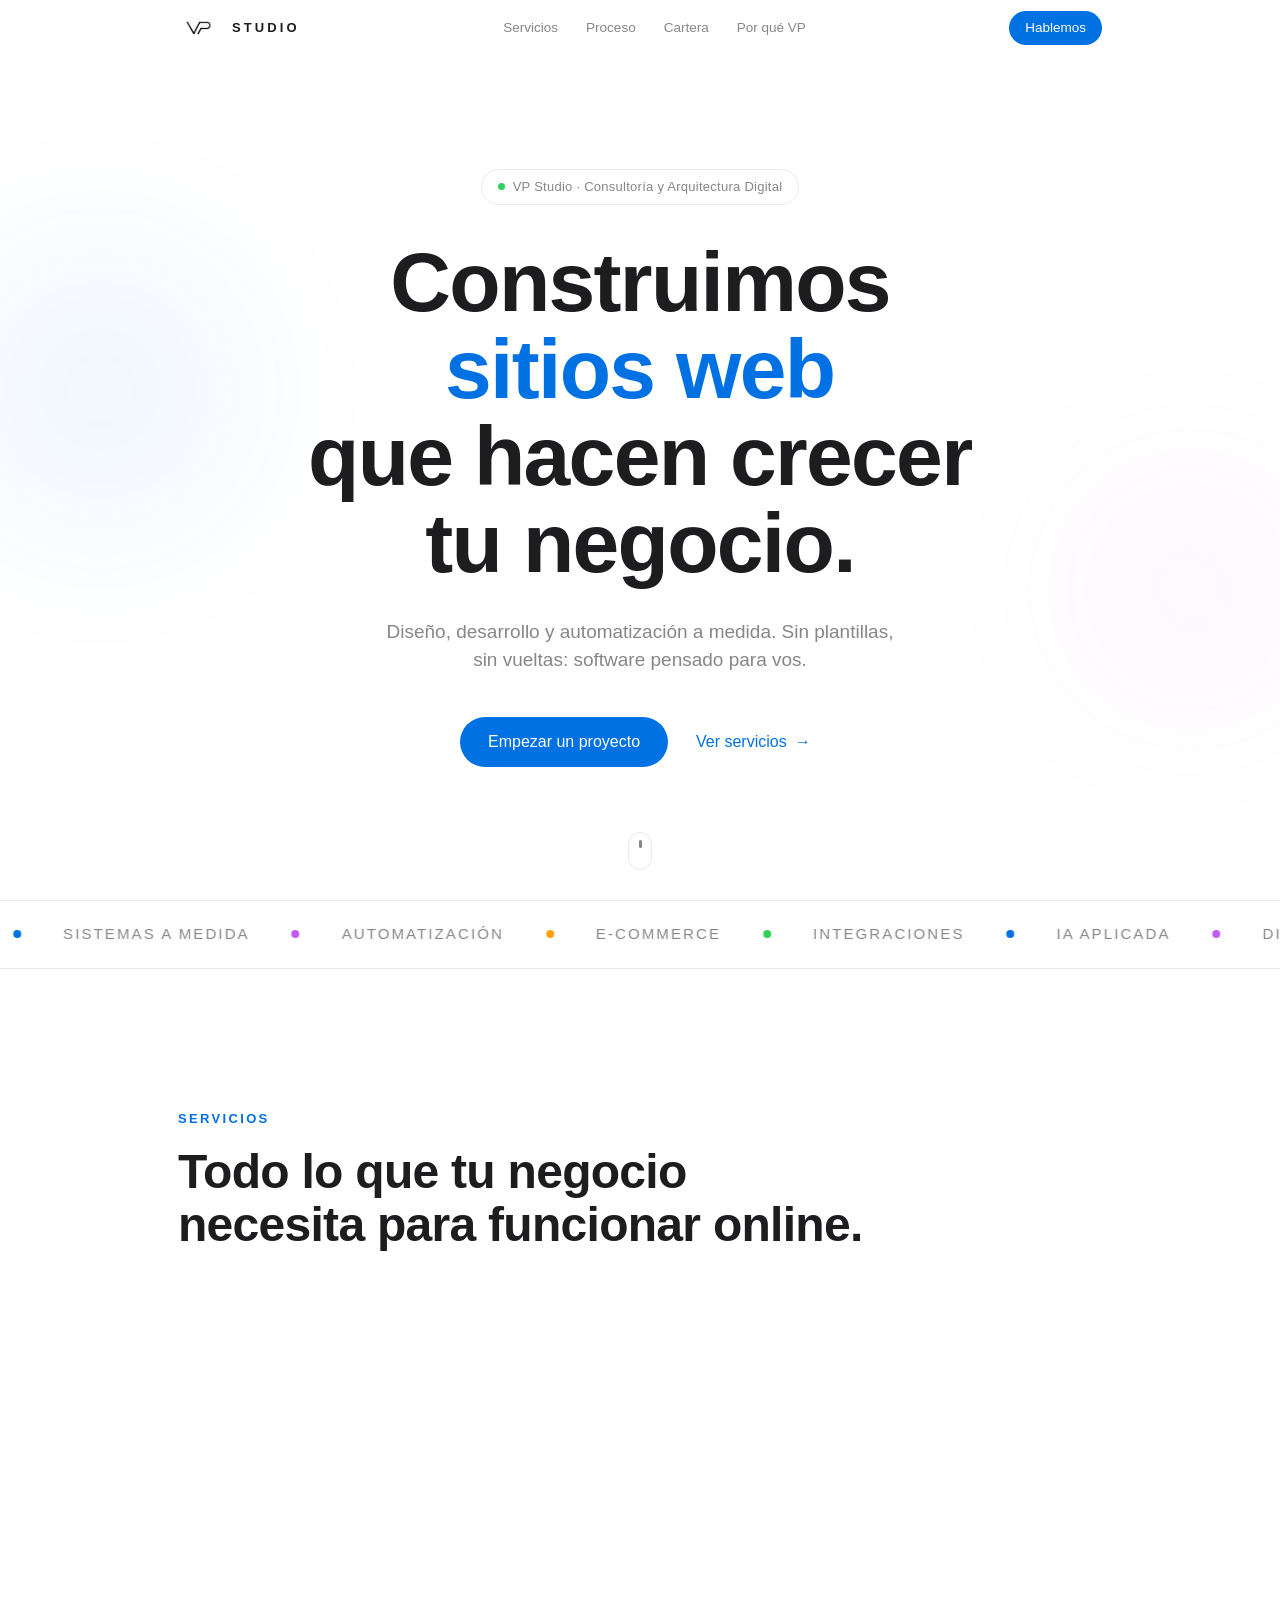
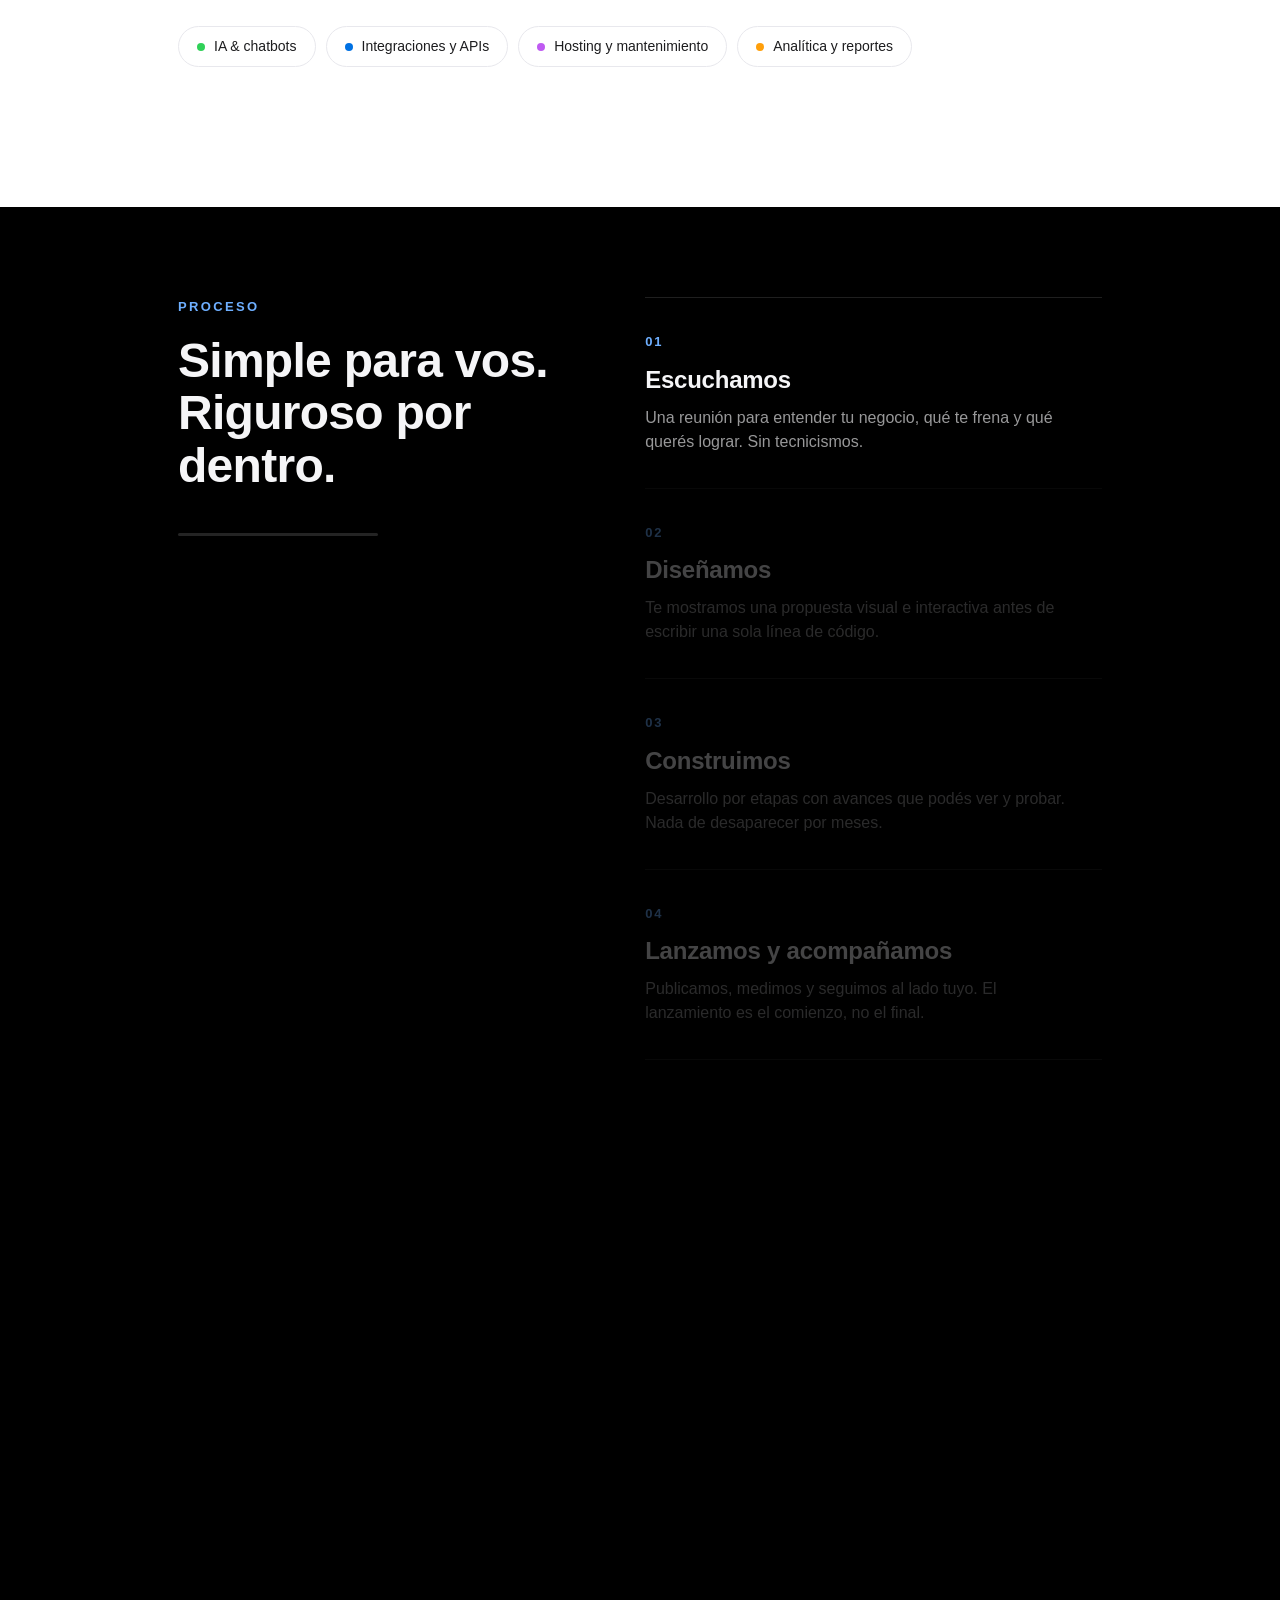
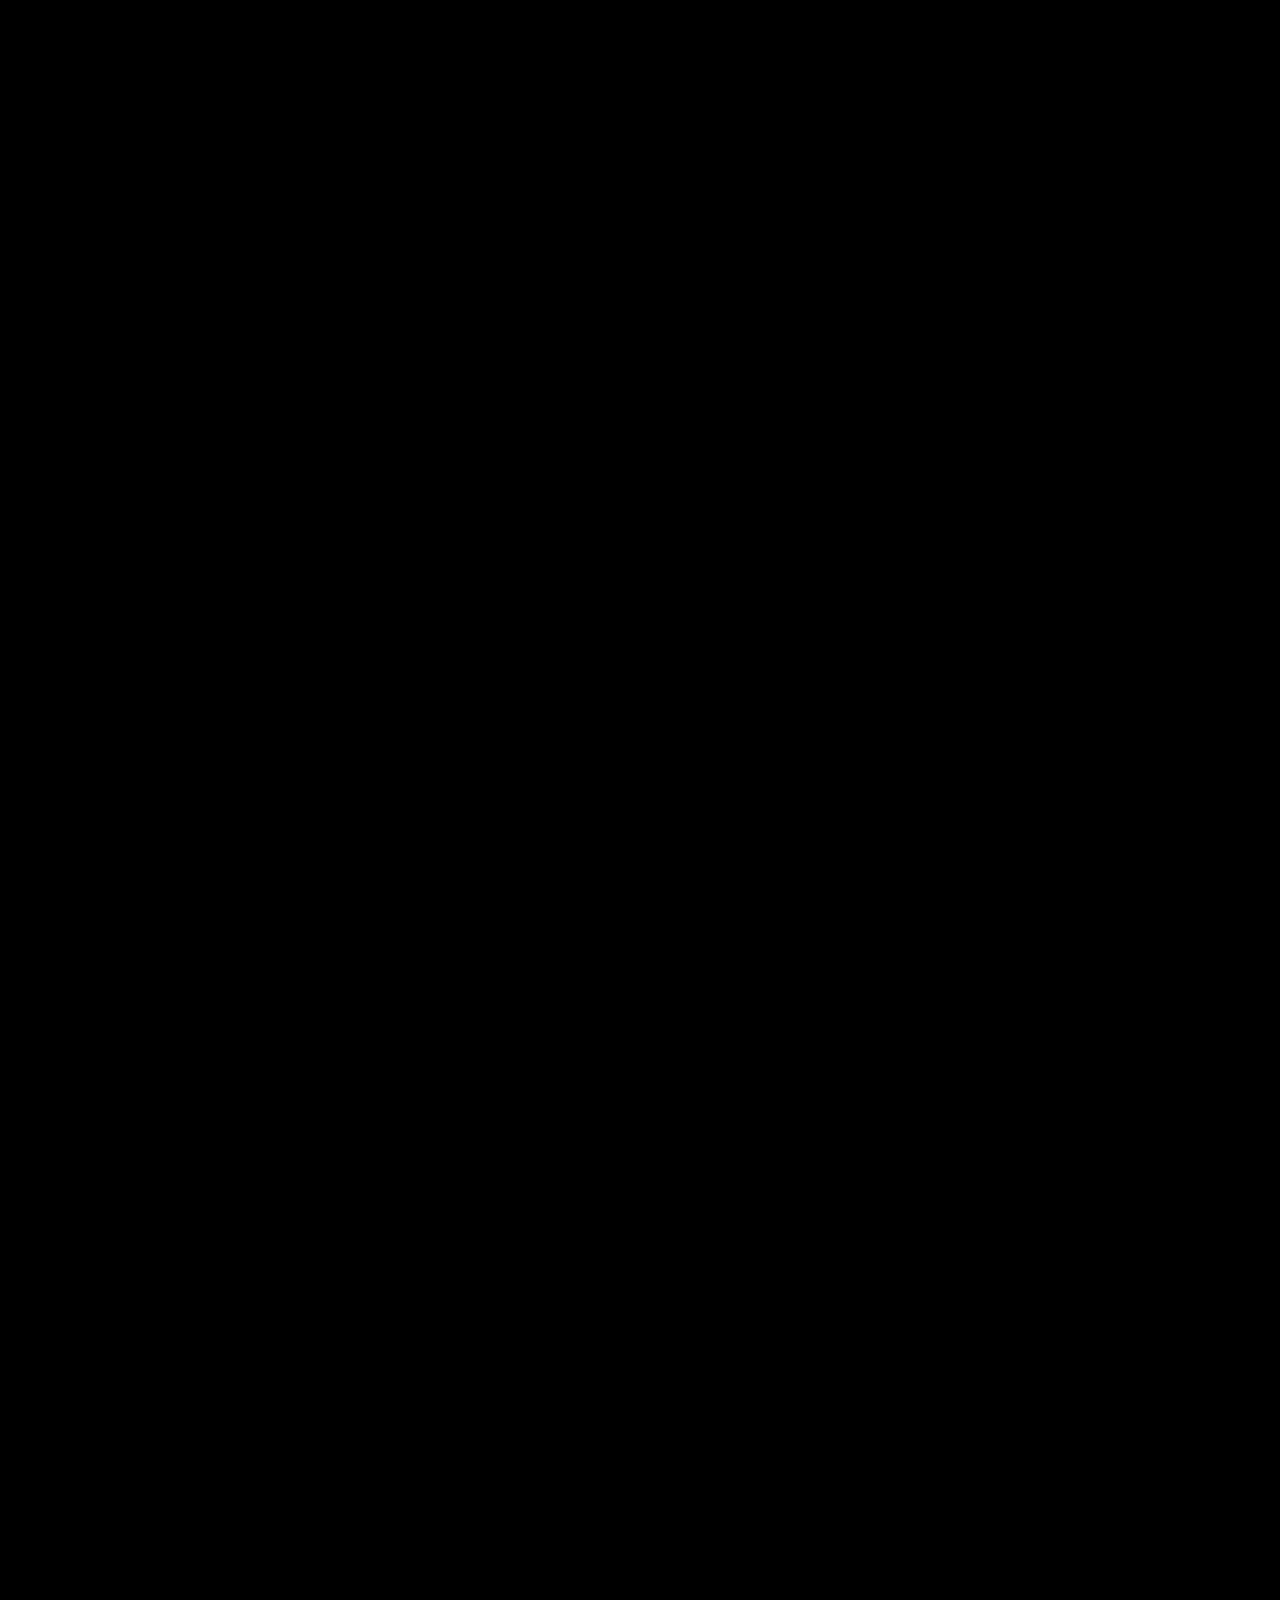
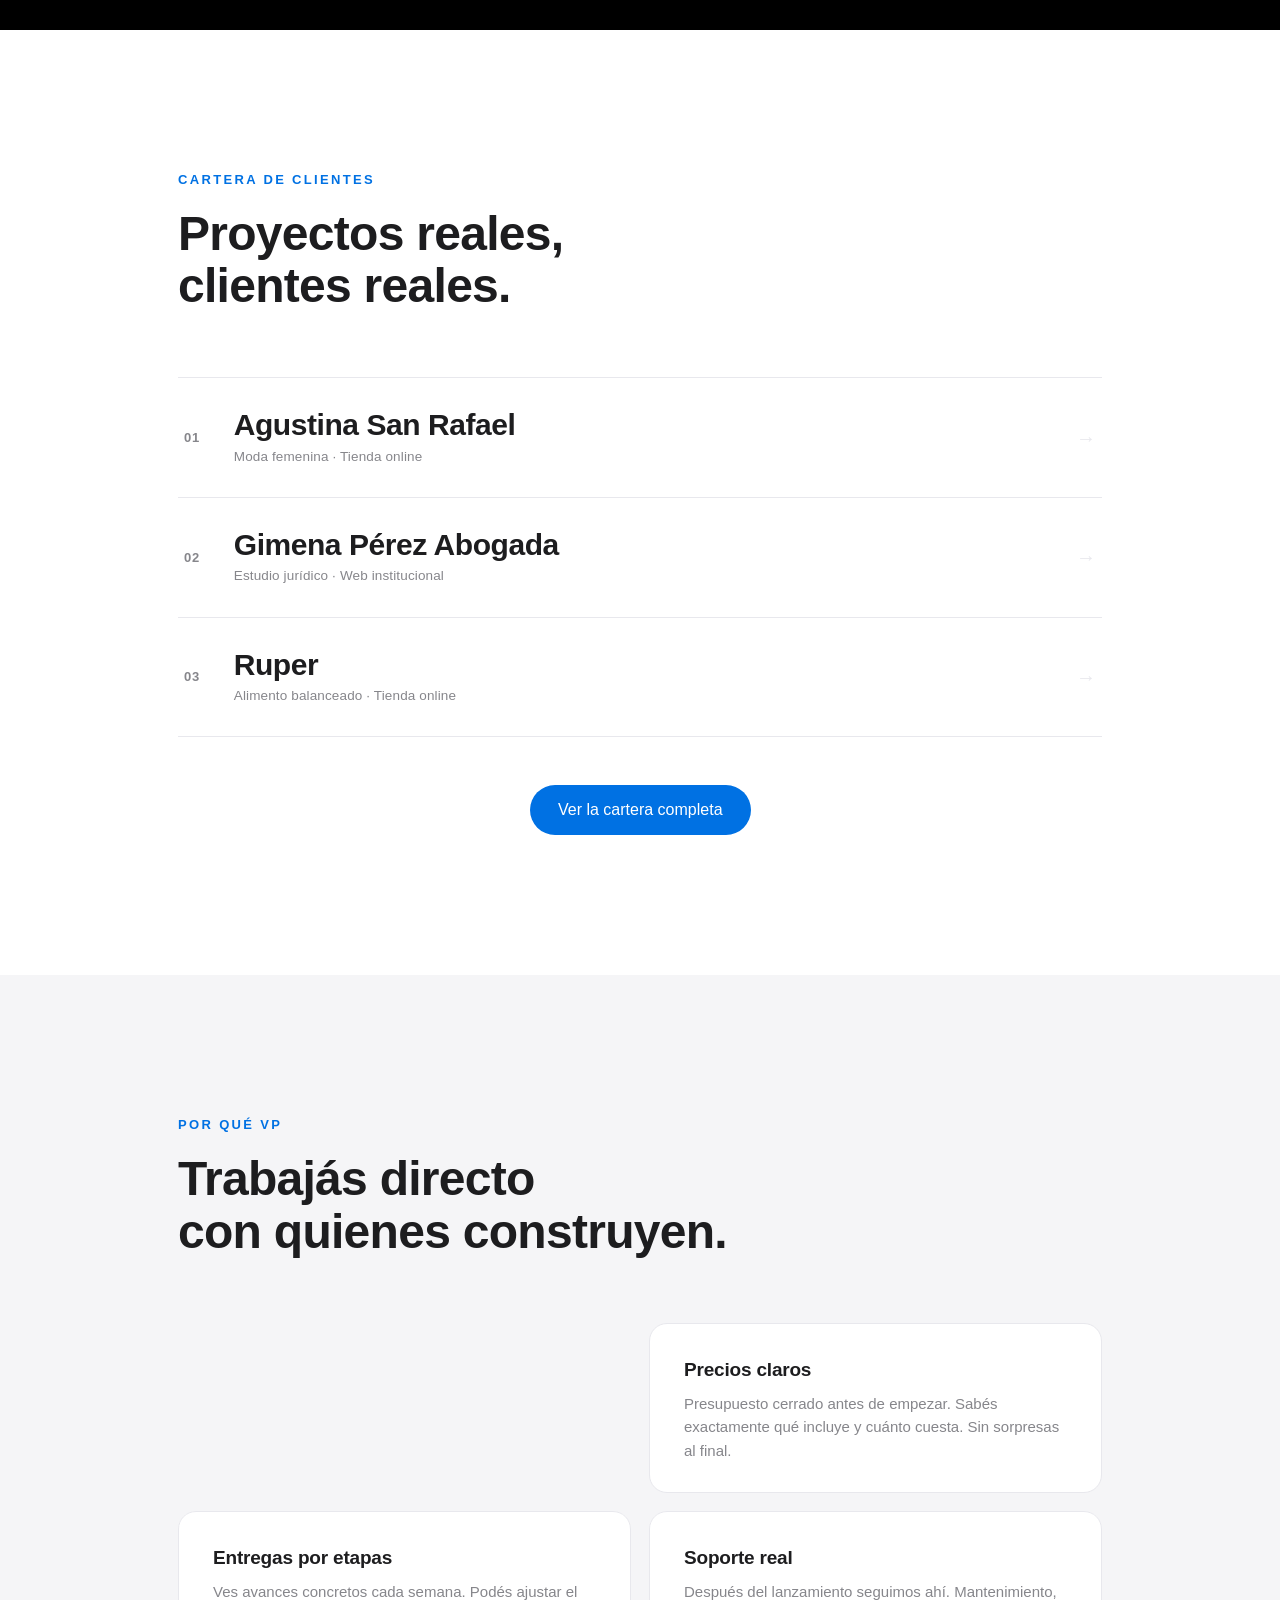
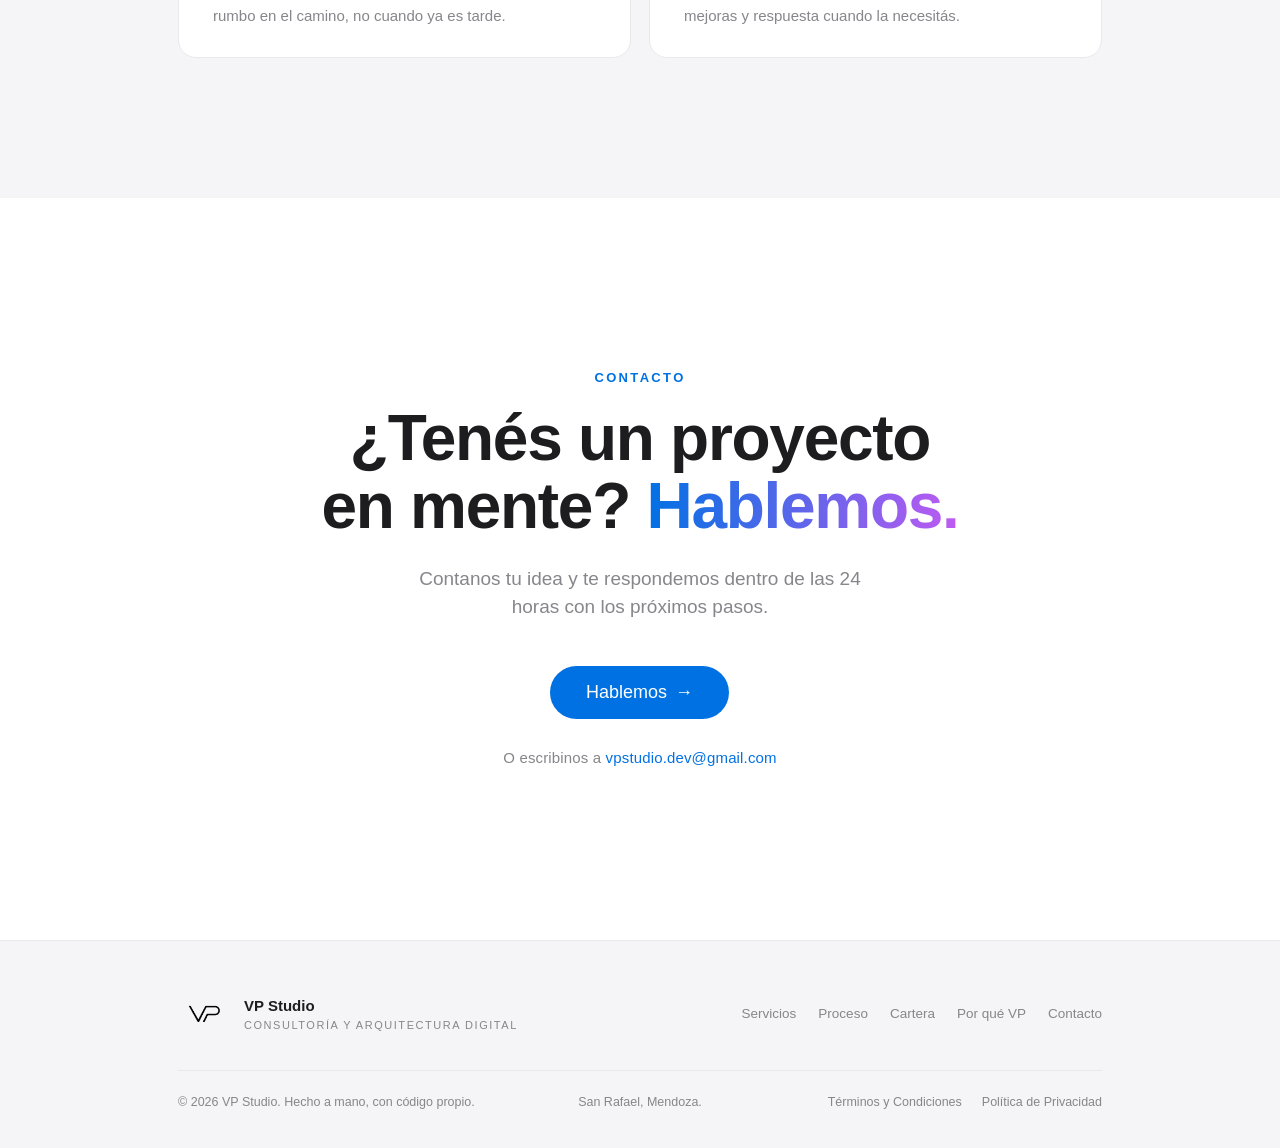
<file: index.html>
<!DOCTYPE html>
<html lang="es">
<head>
  <meta charset="utf-8">
  <meta name="viewport" content="width=device-width, initial-scale=1, viewport-fit=cover">
  <meta name="theme-color" content="#ffffff">
  <title>VP Studio — Consultoría y Arquitectura Digital</title>
  <meta name="description" content="VP Studio diseña y desarrolla sitios web, sistemas a medida y automatizaciones para empresas que quieren dar el salto digital.">
  <link rel="preconnect" href="https://cdn.jsdelivr.net" crossorigin>
  <link rel="icon" href="data:image/svg+xml,%3Csvg xmlns='http://www.w3.org/2000/svg' viewBox='0 0 64 64'%3E%3Crect width='64' height='64' rx='12' fill='%231D1D1F'/%3E%3Crect x='15' y='19' width='34' height='26' fill='none' stroke='%23ffffff' stroke-width='2'/%3E%3Ctext x='31' y='39' font-family='-apple-system,Helvetica,Arial,sans-serif' font-size='19' font-weight='700' fill='%23ffffff' text-anchor='middle' letter-spacing='-0.5'%3EVP%3C/text%3E%3Ccircle cx='44' cy='24' r='2.6' fill='%2334a465'/%3E%3C/svg%3E">
  <link rel="stylesheet" href="css/swiper-bundle.min.css">
  <link rel="stylesheet" href="css/styles.css?v=7">
</head>
<body>

  <!-- ===== Loader ===== -->
  <div class="loader" id="loader" aria-hidden="true">
    <div class="loader__inner">
      <img src="public/logo_vpstudio.png" alt="VP Studio" class="vp-mark--loader" width="876" height="452">
      <div class="loader__brand">VP Studio</div>
      <div class="loader__tag">Consultoría &amp; Arquitectura Digital</div>
    </div>
  </div>

  <!-- ===== Cursor custom (solo desktop) ===== -->
  <div class="cursor" id="cursor" aria-hidden="true"></div>

  <!-- ===== Nav ===== -->
  <header class="nav" id="nav">
    <div class="nav__inner">
      <a href="#top" class="nav__logo" data-hover>
        <img src="public/logo_vpstudio.png" alt="VP" class="nav__mark" width="876" height="452">
        <span class="nav__name">Studio</span>
      </a>
      <nav class="nav__links">
        <a href="#servicios" data-hover>Servicios</a>
        <a href="#proceso" data-hover>Proceso</a>
        <a href="/cartera" data-hover>Cartera</a>
        <a href="#principios" data-hover>Por qué VP</a>
      </nav>
      <a href="#contacto" class="nav__cta" data-hover data-magnetic>Hablemos</a>
      <button class="nav__burger" id="navBurger" aria-label="Abrir menú" aria-expanded="false" aria-controls="mobileMenu">
        <span></span><span></span><span></span>
      </button>
    </div>
  </header>

  <!-- ===== Menú mobile ===== -->
  <div class="mobile-menu" id="mobileMenu" aria-hidden="true">
    <nav class="mobile-menu__links">
      <a href="#servicios" class="mobile-menu__link">Servicios</a>
      <a href="#proceso" class="mobile-menu__link">Proceso</a>
      <a href="/cartera" class="mobile-menu__link">Cartera</a>
      <a href="#principios" class="mobile-menu__link">Por qué VP</a>
      <a href="#contacto" class="mobile-menu__link">Contacto</a>
    </nav>
    <a href="mailto:vpstudio.dev@gmail.com" class="mobile-menu__wa">Escribinos</a>
  </div>
  <div class="mobile-menu__overlay" id="mobileOverlay"></div>

  <main id="top">

    <!-- ===== Hero ===== -->
    <section class="hero">
      <div class="hero__bg" aria-hidden="true">
        <div class="hero__orb hero__orb--a"></div>
        <div class="hero__orb hero__orb--b"></div>
      </div>
      <div class="container hero__content">
        <p class="hero__eyebrow" data-hero-fade>
          <span class="hero__dot"></span> VP Studio · Consultoría y Arquitectura Digital
        </p>
        <h1 class="hero__title">
          <span class="line">Construimos</span>
          <span class="line"><span class="hero__swap-wrap"><span class="hero__swap" id="heroSwap">sitios web</span></span></span>
          <span class="line">que hacen crecer<br>tu negocio.</span>
        </h1>
        <p class="hero__sub" data-hero-fade>
          Diseño, desarrollo y automatización a medida.
          Sin plantillas, sin vueltas: software pensado para vos.
        </p>
        <div class="hero__actions" data-hero-fade>
          <a href="#contacto" class="btn btn--primary" data-hover data-magnetic>Empezar un proyecto</a>
          <a href="#servicios" class="btn btn--ghost" data-hover>Ver servicios <span class="btn__arrow">→</span></a>
        </div>
      </div>
      <div class="hero__scrollhint" data-hero-fade aria-hidden="true">
        <span></span>
      </div>
    </section>

    <!-- ===== Marquee ===== -->
    <div class="marquee" aria-hidden="true">
      <div class="marquee__track" id="marqueeTrack">
        <div class="marquee__group">
          <span>Diseño web</span><i class="m-dot m-dot--blue"></i>
          <span>Sistemas a medida</span><i class="m-dot m-dot--purple"></i>
          <span>Automatización</span><i class="m-dot m-dot--orange"></i>
          <span>E-commerce</span><i class="m-dot m-dot--green"></i>
          <span>Integraciones</span><i class="m-dot m-dot--blue"></i>
          <span>IA aplicada</span><i class="m-dot m-dot--purple"></i>
        </div>
      </div>
    </div>

    <!-- ===== Servicios ===== -->
    <section class="section" id="servicios">
      <div class="container">
        <p class="section__label" data-reveal>Servicios</p>
        <h2 class="section__title" data-reveal>Todo lo que tu negocio<br>necesita para funcionar online.</h2>

        <div class="cards carousel" id="cardsCarousel">
          <article class="card card--blue" data-reveal data-tilt>
            <div class="card__icon" aria-hidden="true">
              <svg viewBox="0 0 24 24" fill="none" stroke="currentColor" stroke-width="1.6" stroke-linecap="round" stroke-linejoin="round"><rect x="2.5" y="4" width="19" height="15" rx="2.5"/><path d="M2.5 9h19"/><circle cx="5.6" cy="6.5" r=".2"/><circle cx="8" cy="6.5" r=".2"/></svg>
            </div>
            <h3>Sitios web</h3>
            <p>Landings, sitios institucionales y tiendas online. Rápidos, prolijos y diseñados para convertir visitas en clientes.</p>
            <span class="card__num" aria-hidden="true">01</span>
          </article>

          <article class="card card--purple" data-reveal data-tilt>
            <div class="card__icon" aria-hidden="true">
              <svg viewBox="0 0 24 24" fill="none" stroke="currentColor" stroke-width="1.6" stroke-linecap="round" stroke-linejoin="round"><path d="M8 3v3M16 3v3M8 18v3M16 18v3M3 8h3M3 16h3M18 8h3M18 16h3"/><rect x="6" y="6" width="12" height="12" rx="2"/><rect x="10" y="10" width="4" height="4" rx="1"/></svg>
            </div>
            <h3>Sistemas a medida</h3>
            <p>Gestión de stock, turnos, clientes, facturación. Software que se adapta a cómo trabajás — y no al revés.</p>
            <span class="card__num" aria-hidden="true">02</span>
          </article>

          <article class="card card--orange" data-reveal data-tilt>
            <div class="card__icon" aria-hidden="true">
              <svg viewBox="0 0 24 24" fill="none" stroke="currentColor" stroke-width="1.6" stroke-linecap="round" stroke-linejoin="round"><path d="M13 2 4.5 13.5H11L10 22l8.5-11.5H12L13 2z"/></svg>
            </div>
            <h3>Automatización</h3>
            <p>Reportes que se arman solos, mensajes que se envían solos, datos que se cargan solos. Tu tiempo, de vuelta.</p>
            <span class="card__num" aria-hidden="true">03</span>
          </article>
        </div>

        <div class="chips" data-reveal>
          <span class="chip" data-hover><i class="m-dot m-dot--green"></i> IA &amp; chatbots</span>
          <span class="chip" data-hover><i class="m-dot m-dot--blue"></i> Integraciones y APIs</span>
          <span class="chip" data-hover><i class="m-dot m-dot--purple"></i> Hosting y mantenimiento</span>
          <span class="chip" data-hover><i class="m-dot m-dot--orange"></i> Analítica y reportes</span>
        </div>
      </div>
    </section>

    <!-- ===== Proceso (sección oscura, pineada) ===== -->
    <section class="process" id="proceso">
      <div class="process__pin" id="processPin">
        <div class="container process__layout">
          <div class="process__head">
            <p class="section__label section__label--dark">Proceso</p>
            <h2 class="section__title section__title--dark">Simple para vos.<br>Riguroso por dentro.</h2>
            <div class="process__progress" aria-hidden="true"><div class="process__bar" id="processBar"></div></div>
          </div>
          <ol class="process__steps" id="processSteps">
            <li class="process__step">
              <span class="process__num">01</span>
              <h3>Escuchamos</h3>
              <p>Una reunión para entender tu negocio, qué te frena y qué querés lograr. Sin tecnicismos.</p>
            </li>
            <li class="process__step">
              <span class="process__num">02</span>
              <h3>Diseñamos</h3>
              <p>Te mostramos una propuesta visual e interactiva antes de escribir una sola línea de código.</p>
            </li>
            <li class="process__step">
              <span class="process__num">03</span>
              <h3>Construimos</h3>
              <p>Desarrollo por etapas con avances que podés ver y probar. Nada de desaparecer por meses.</p>
            </li>
            <li class="process__step">
              <span class="process__num">04</span>
              <h3>Lanzamos y acompañamos</h3>
              <p>Publicamos, medimos y seguimos al lado tuyo. El lanzamiento es el comienzo, no el final.</p>
            </li>
          </ol>
        </div>
      </div>
    </section>

    <!-- ===== Cartera de clientes ===== -->
    <section class="section" id="cartera">
      <div class="container">
        <p class="section__label" data-reveal>Cartera de clientes</p>
        <h2 class="section__title" data-reveal>Proyectos reales,<br>clientes reales.</h2>

        <!-- Desktop: índice editorial -->
        <div class="wlist cartera-desktop">
          <a class="wlist__row wlist__row--blue" href="/cartera" data-reveal data-hover data-preview="assets/work-agustina.png" aria-label="Ver el caso Agustina San Rafael">
            <span class="wlist__num" aria-hidden="true">01</span>
            <span class="wlist__main">
              <span class="wlist__name">Agustina San Rafael</span>
              <span class="wlist__meta">Moda femenina · Tienda online</span>
            </span>
            <span class="wlist__arrow" aria-hidden="true">→</span>
          </a>

          <a class="wlist__row wlist__row--green" href="/cartera" data-reveal data-hover data-preview="assets/work-estudio.png" aria-label="Ver el caso Gimena Pérez Abogada">
            <span class="wlist__num" aria-hidden="true">02</span>
            <span class="wlist__main">
              <span class="wlist__name">Gimena Pérez Abogada</span>
              <span class="wlist__meta">Estudio jurídico · Web institucional</span>
            </span>
            <span class="wlist__arrow" aria-hidden="true">→</span>
          </a>

          <a class="wlist__row wlist__row--orange" href="/cartera" data-reveal data-hover data-preview="assets/work-ruper.png" aria-label="Ver el caso Ruper">
            <span class="wlist__num" aria-hidden="true">03</span>
            <span class="wlist__main">
              <span class="wlist__name">Ruper</span>
              <span class="wlist__meta">Alimento balanceado · Tienda online</span>
            </span>
            <span class="wlist__arrow" aria-hidden="true">→</span>
          </a>
        </div>

        <!-- Mobile / tablet: mazo swipe -->
        <div class="deck cartera-mobile" data-reveal data-deck>
          <div class="swiper deck__swiper" data-lenis-prevent>
            <div class="swiper-wrapper">

              <article class="swiper-slide deck-card deck-card--blue">
                <div class="deck-card__media">
                  <img class="deck-card__img" src="assets/work-agustina.png" alt="Tienda online de Agustina San Rafael" width="1600" height="770" draggable="false">
                </div>
                <div class="deck-card__body">
                  <span class="deck-card__num" aria-hidden="true">01</span>
                  <h3 class="deck-card__name">Agustina San Rafael</h3>
                  <p class="deck-card__meta">Moda femenina · Tienda online</p>
                  <a class="deck-card__cta" href="https://agustinasr.vercel.app/" target="_blank" rel="noopener" data-hover>Ver sitio <span aria-hidden="true">↗</span></a>
                </div>
              </article>

              <article class="swiper-slide deck-card deck-card--green">
                <div class="deck-card__media">
                  <img class="deck-card__img" src="assets/work-estudio.png" alt="Web institucional de Gimena Pérez Abogada" width="1600" height="770" draggable="false">
                </div>
                <div class="deck-card__body">
                  <span class="deck-card__num" aria-hidden="true">02</span>
                  <h3 class="deck-card__name">Gimena Pérez Abogada</h3>
                  <p class="deck-card__meta">Estudio jurídico · Web institucional</p>
                  <a class="deck-card__cta" href="https://gimenaperezabogada.com.ar/" target="_blank" rel="noopener" data-hover>Ver sitio <span aria-hidden="true">↗</span></a>
                </div>
              </article>

              <article class="swiper-slide deck-card deck-card--orange">
                <div class="deck-card__media">
                  <img class="deck-card__img" src="assets/work-ruper.png" alt="Tienda online de Ruper" width="1600" height="770" draggable="false">
                </div>
                <div class="deck-card__body">
                  <span class="deck-card__num" aria-hidden="true">03</span>
                  <h3 class="deck-card__name">Ruper</h3>
                  <p class="deck-card__meta">Alimento balanceado · Tienda online</p>
                  <a class="deck-card__cta" href="https://web-ruper.vercel.app/" target="_blank" rel="noopener" data-hover>Ver sitio <span aria-hidden="true">↗</span></a>
                </div>
              </article>

            </div>
          </div>

          <div class="deck__controls">
            <button type="button" class="deck__btn" data-deck-prev aria-label="Proyecto anterior">←</button>
            <p class="deck__hint">Deslizá la carta · vuelve al mazo</p>
            <span class="deck__count" aria-live="polite"><span data-deck-current>1</span> / <span data-deck-total>3</span></span>
            <button type="button" class="deck__btn" data-deck-next aria-label="Siguiente proyecto">→</button>
          </div>
        </div>

        <div class="works-teaser__actions" data-reveal>
          <a href="/cartera" class="btn btn--primary" data-hover data-magnetic>Ver la cartera completa</a>
        </div>
      </div>
    </section>

    <!-- ===== Principios ===== -->
    <section class="section section--alt" id="principios">
      <div class="container">
        <p class="section__label" data-reveal>Por qué VP</p>
        <h2 class="section__title" data-reveal>Trabajás directo<br>con quienes construyen.</h2>
        <div class="principles carousel" id="principlesCarousel">
          <div class="principle" data-reveal>
            <span class="principle__accent principle__accent--blue"></span>
            <h3>Sin intermediarios</h3>
            <p>Hablás con los desarrolladores, no con un vendedor. Las decisiones se toman rápido y sin teléfono descompuesto.</p>
          </div>
          <div class="principle" data-reveal>
            <span class="principle__accent principle__accent--purple"></span>
            <h3>Precios claros</h3>
            <p>Presupuesto cerrado antes de empezar. Sabés exactamente qué incluye y cuánto cuesta. Sin sorpresas al final.</p>
          </div>
          <div class="principle" data-reveal>
            <span class="principle__accent principle__accent--orange"></span>
            <h3>Entregas por etapas</h3>
            <p>Ves avances concretos cada semana. Podés ajustar el rumbo en el camino, no cuando ya es tarde.</p>
          </div>
          <div class="principle" data-reveal>
            <span class="principle__accent principle__accent--green"></span>
            <h3>Soporte real</h3>
            <p>Después del lanzamiento seguimos ahí. Mantenimiento, mejoras y respuesta cuando la necesitás.</p>
          </div>
        </div>
      </div>
    </section>

    <!-- ===== CTA / Contacto ===== -->
    <section class="cta" id="contacto">
      <div class="container cta__inner">
        <p class="section__label" data-reveal>Contacto</p>
        <h2 class="cta__title" data-reveal>¿Tenés un proyecto<br>en mente? <span class="cta__accent">Hablemos.</span></h2>
        <p class="cta__sub" data-reveal>Contanos tu idea y te respondemos dentro de las 24 horas con los próximos pasos.</p>

        <div class="cta__actions" data-reveal>
          <button type="button" class="btn btn--primary btn--big cta__toggle" data-cta-toggle aria-expanded="false" aria-controls="cta-form-panel" data-hover data-magnetic>
            <span class="cta__toggle-label">Hablemos</span>
            <span class="cta__toggle-arrow" aria-hidden="true">→</span>
          </button>
        </div>

        <div class="cta__panel" id="cta-form-panel" data-cta-panel>
        <form class="cta__form" action="https://formspree.io/f/mdaqzylz" method="POST">
          <div class="form__row">
            <div class="form__field">
              <label class="form__label" for="cf-nombre">Nombre</label>
              <input class="form__input" id="cf-nombre" name="nombre" type="text" placeholder="Tu nombre" required autocomplete="name">
            </div>
            <div class="form__field">
              <label class="form__label" for="cf-email">Email</label>
              <input class="form__input" id="cf-email" name="email" type="email" placeholder="tu@correo.com" required autocomplete="email">
            </div>
          </div>
          <div class="form__field">
            <label class="form__label" for="cf-empresa">Empresa <span class="form__opt">(opcional)</span></label>
            <input class="form__input" id="cf-empresa" name="empresa" type="text" placeholder="Nombre de tu empresa o proyecto" autocomplete="organization">
          </div>
          <div class="form__field">
            <label class="form__label" for="cf-mensaje">Contanos sobre tu proyecto</label>
            <textarea class="form__input form__textarea" id="cf-mensaje" name="mensaje" rows="4" placeholder="¿Qué querés construir? Objetivos, plazos, presupuesto estimado…" required></textarea>
          </div>
          <input type="hidden" name="_subject" value="Nuevo contacto desde vpstudio.dev">
          <button type="submit" class="btn btn--primary btn--big cta__submit" data-hover data-magnetic>Enviar mensaje</button>
          <p class="form__status" data-form-status role="status" aria-live="polite"></p>
        </form>
        </div>

        <span class="cta__mail" data-reveal>O escribinos a <a href="mailto:vpstudio.dev@gmail.com" data-hover>vpstudio.dev@gmail.com</a></span>
      </div>
    </section>

  </main>

  <!-- ===== Footer ===== -->
  <footer class="footer">
    <div class="container">
      <div class="footer__top">
        <div class="footer__brand">
          <img src="public/logo_vpstudio.png" alt="VP" class="nav__mark nav__mark--footer" width="876" height="452">
          <div>
            <div class="footer__name">VP Studio</div>
            <div class="footer__tag">Consultoría y Arquitectura Digital</div>
          </div>
        </div>
        <nav class="footer__links" aria-label="Navegación del pie">
          <a href="#servicios" data-hover>Servicios</a>
          <a href="#proceso" data-hover>Proceso</a>
          <a href="/cartera" data-hover>Cartera</a>
          <a href="#principios" data-hover>Por qué VP</a>
          <a href="#contacto" data-hover>Contacto</a>
        </nav>
      </div>
      <div class="footer__bottom">
        <p class="footer__copy">© 2026 VP Studio. Hecho a mano, con código propio.</p>
        <p class="footer__location">San Rafael, Mendoza.</p>
        <nav class="footer__legal" aria-label="Información legal">
          <a href="/terminos" data-hover>Términos y Condiciones</a>
          <a href="/privacidad" data-hover>Política de Privacidad</a>
        </nav>
      </div>
    </div>
  </footer>

  <script src="js/vendor/gsap.min.js"></script>
  <script src="js/vendor/ScrollTrigger.min.js"></script>
  <script src="js/vendor/lenis.min.js"></script>
  <script src="js/vendor/swiper-bundle.min.js"></script>
  <script src="js/deck.js?v=2"></script>
  <script src="js/main.js?v=5"></script>
</body>
</html>
</file>
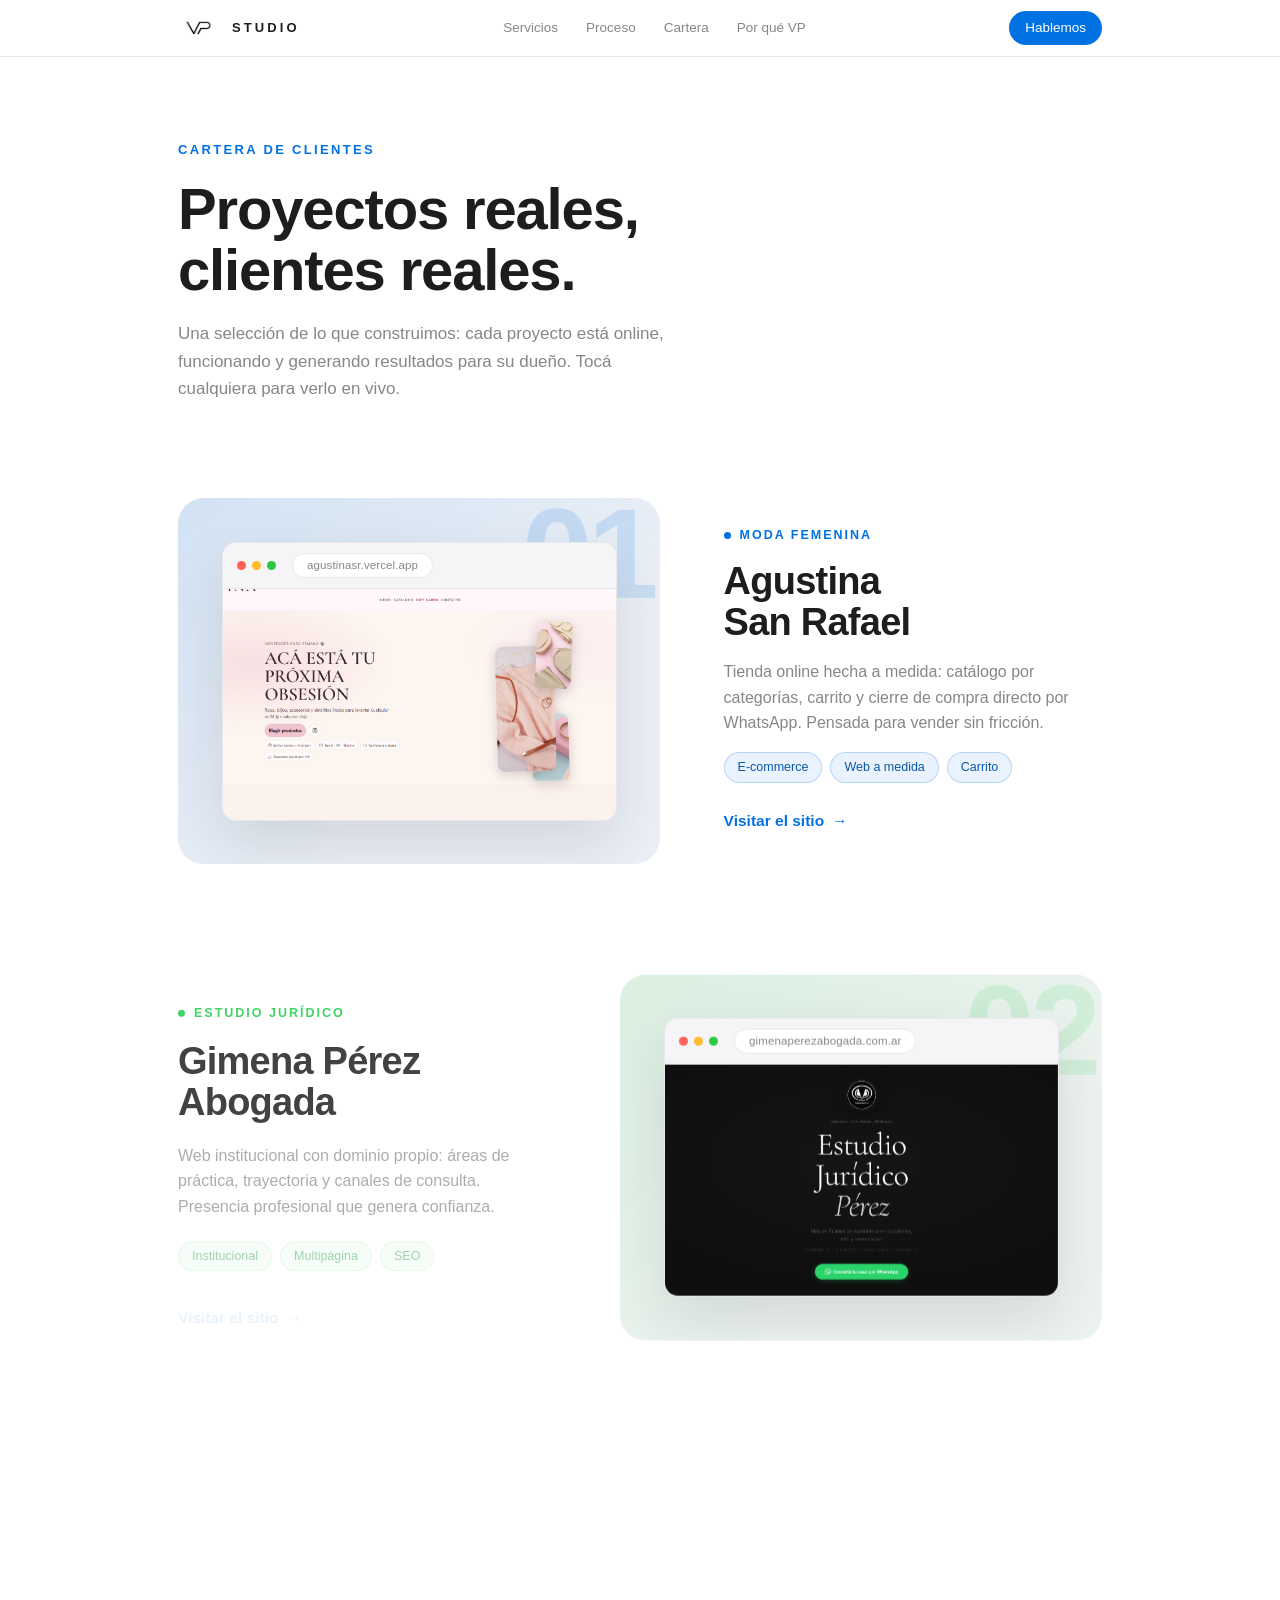
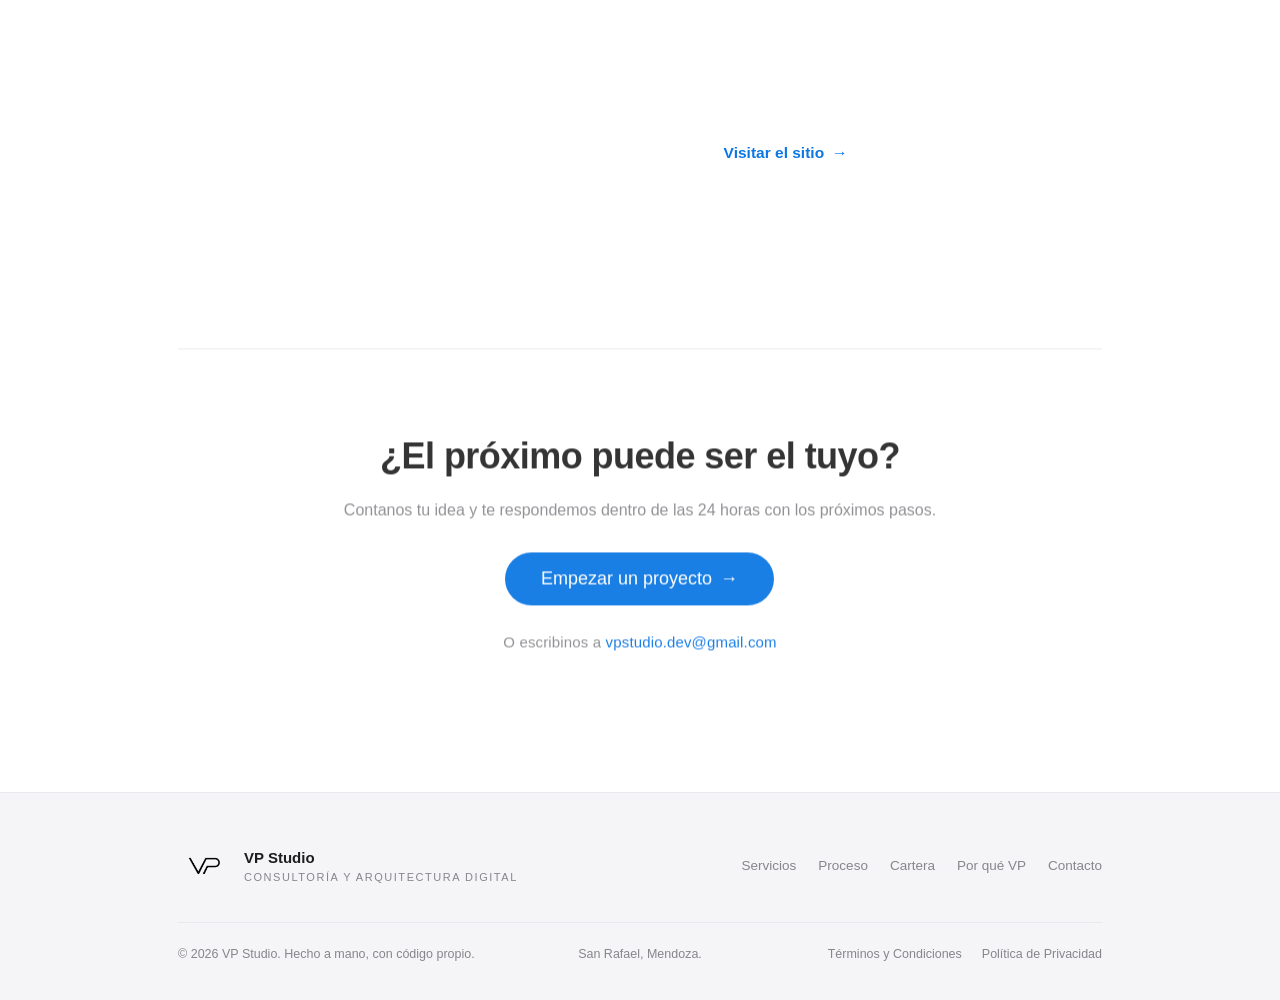
<file: cartera/index.html>
<!DOCTYPE html>
<html lang="es">
<head>
  <meta charset="utf-8">
  <meta name="viewport" content="width=device-width, initial-scale=1, viewport-fit=cover">
  <meta name="theme-color" content="#ffffff">
  <title>Cartera de clientes — VP Studio</title>
  <meta name="description" content="Cartera de clientes de VP Studio: tiendas online, sitios institucionales y sistemas a medida para empresas de San Rafael y toda Argentina.">
  <meta name="robots" content="index,follow">
  <link rel="icon" href="data:image/svg+xml,%3Csvg xmlns='http://www.w3.org/2000/svg' viewBox='0 0 64 64'%3E%3Crect width='64' height='64' rx='12' fill='%231D1D1F'/%3E%3Crect x='15' y='19' width='34' height='26' fill='none' stroke='%23ffffff' stroke-width='2'/%3E%3Ctext x='31' y='39' font-family='-apple-system,Helvetica,Arial,sans-serif' font-size='19' font-weight='700' fill='%23ffffff' text-anchor='middle' letter-spacing='-0.5'%3EVP%3C/text%3E%3Ccircle cx='44' cy='24' r='2.6' fill='%2334a465'/%3E%3C/svg%3E">
  <link rel="stylesheet" href="../css/swiper-bundle.min.css">
  <link rel="stylesheet" href="../css/styles.css?v=7">
</head>
<body>

  <header class="nav nav--solid" id="nav">
    <div class="nav__inner">
      <a href="/" class="nav__logo" data-hover>
        <img src="../public/logo_vpstudio.png" alt="VP" class="nav__mark" width="876" height="452">
        <span class="nav__name">Studio</span>
      </a>
      <nav class="nav__links">
        <a href="/#servicios" data-hover>Servicios</a>
        <a href="/#proceso" data-hover>Proceso</a>
        <a href="/cartera" aria-current="page" data-hover>Cartera</a>
        <a href="/#principios" data-hover>Por qué VP</a>
      </nav>
      <a href="/#contacto" class="nav__cta" data-hover>Hablemos</a>
    </div>
  </header>

  <main class="works-page">
    <div class="container">

      <header class="works-page__head">
        <p class="section__label" data-reveal>Cartera de clientes</p>
        <h1 class="works-page__title" data-reveal>Proyectos reales,<br>clientes reales.</h1>
        <p class="works-page__sub cartera-desktop" data-reveal>Una selección de lo que construimos: cada proyecto está online, funcionando y generando resultados para su dueño. Tocá cualquiera para verlo en vivo.</p>
        <p class="works-page__sub cartera-mobile" data-reveal>Deslizá las cartas para recorrer la cartera. Cada proyecto está online — tocá “Ver sitio” para abrirlo en vivo.</p>
      </header>

      <!-- Desktop: showcase alternado -->
      <div class="works cartera-desktop">

        <article class="work work--blue">
          <div class="work__media" data-reveal>
            <span class="work__ghost" aria-hidden="true">01</span>
            <a class="work__frame" href="https://agustinasr.vercel.app/" target="_blank" rel="noopener" data-hover aria-label="Ver el sitio de Agustina San Rafael">
              <span class="work__bar" aria-hidden="true">
                <i></i><i></i><i></i>
                <span class="work__url">agustinasr.vercel.app</span>
              </span>
              <span class="work__shot">
                <img class="work__img" data-work-img src="../assets/work-agustina.png" alt="Tienda online de Agustina San Rafael" loading="lazy" width="1600" height="770">
              </span>
              <span class="work__visit" aria-hidden="true">Ver sitio <span class="work__visit-arrow">↗</span></span>
            </a>
          </div>
          <div class="work__body">
            <p class="work__rubro" data-reveal><span class="work__rubro-dot" aria-hidden="true"></span>Moda femenina</p>
            <h2 class="work__name" data-reveal>Agustina<br>San Rafael</h2>
            <p class="work__desc" data-reveal>Tienda online hecha a medida: catálogo por categorías, carrito y cierre de compra directo por WhatsApp. Pensada para vender sin fricción.</p>
            <div class="work__tags" data-reveal>
              <span class="work__tag">E-commerce</span>
              <span class="work__tag">Web a medida</span>
              <span class="work__tag">Carrito</span>
            </div>
            <a class="work__cta" data-reveal href="https://agustinasr.vercel.app/" target="_blank" rel="noopener" data-hover>Visitar el sitio <span class="work__cta-arrow" aria-hidden="true">→</span></a>
          </div>
        </article>

        <article class="work work--green work--flip">
          <div class="work__media" data-reveal>
            <span class="work__ghost" aria-hidden="true">02</span>
            <a class="work__frame" href="https://gimenaperezabogada.com.ar/" target="_blank" rel="noopener" data-hover aria-label="Ver el sitio de Gimena Pérez Abogada">
              <span class="work__bar" aria-hidden="true">
                <i></i><i></i><i></i>
                <span class="work__url">gimenaperezabogada.com.ar</span>
              </span>
              <span class="work__shot">
                <img class="work__img" data-work-img src="../assets/work-estudio.png" alt="Web institucional del estudio jurídico Gimena Pérez" loading="lazy" width="1600" height="770">
              </span>
              <span class="work__visit" aria-hidden="true">Ver sitio <span class="work__visit-arrow">↗</span></span>
            </a>
          </div>
          <div class="work__body">
            <p class="work__rubro" data-reveal><span class="work__rubro-dot" aria-hidden="true"></span>Estudio jurídico</p>
            <h2 class="work__name" data-reveal>Gimena Pérez<br>Abogada</h2>
            <p class="work__desc" data-reveal>Web institucional con dominio propio: áreas de práctica, trayectoria y canales de consulta. Presencia profesional que genera confianza.</p>
            <div class="work__tags" data-reveal>
              <span class="work__tag">Institucional</span>
              <span class="work__tag">Multipágina</span>
              <span class="work__tag">SEO</span>
            </div>
            <a class="work__cta" data-reveal href="https://gimenaperezabogada.com.ar/" target="_blank" rel="noopener" data-hover>Visitar el sitio <span class="work__cta-arrow" aria-hidden="true">→</span></a>
          </div>
        </article>

        <article class="work work--orange">
          <div class="work__media" data-reveal>
            <span class="work__ghost" aria-hidden="true">03</span>
            <a class="work__frame" href="https://web-ruper.vercel.app/" target="_blank" rel="noopener" data-hover aria-label="Ver el sitio de Ruper">
              <span class="work__bar" aria-hidden="true">
                <i></i><i></i><i></i>
                <span class="work__url">web-ruper.vercel.app</span>
              </span>
              <span class="work__shot">
                <img class="work__img" data-work-img src="../assets/work-ruper.png" alt="Tienda online de alimento balanceado Ruper" loading="lazy" width="1600" height="770">
              </span>
              <span class="work__visit" aria-hidden="true">Ver sitio <span class="work__visit-arrow">↗</span></span>
            </a>
          </div>
          <div class="work__body">
            <p class="work__rubro" data-reveal><span class="work__rubro-dot" aria-hidden="true"></span>Alimento balanceado</p>
            <h2 class="work__name" data-reveal>Ruper</h2>
            <p class="work__desc" data-reveal>Tienda online para el rubro de alimentos de animales: catálogo dinámico, búsqueda rápida y pedidos simples desde cualquier dispositivo.</p>
            <div class="work__tags" data-reveal>
              <span class="work__tag">E-commerce</span>
              <span class="work__tag">Catálogo</span>
              <span class="work__tag">Next.js</span>
            </div>
            <a class="work__cta" data-reveal href="https://web-ruper.vercel.app/" target="_blank" rel="noopener" data-hover>Visitar el sitio <span class="work__cta-arrow" aria-hidden="true">→</span></a>
          </div>
        </article>

      </div>

      <!-- Mobile / tablet: mazo swipe -->
      <div class="deck deck--page cartera-mobile" data-reveal data-deck>
        <div class="swiper deck__swiper" data-lenis-prevent>
          <div class="swiper-wrapper">

            <article class="swiper-slide deck-card deck-card--blue">
              <div class="deck-card__media">
                <img class="deck-card__img" src="../assets/work-agustina.png" alt="Tienda online de Agustina San Rafael" width="1600" height="770" draggable="false">
              </div>
              <div class="deck-card__body">
                <span class="deck-card__num" aria-hidden="true">01</span>
                <p class="deck-card__rubro">Moda femenina</p>
                <h2 class="deck-card__name">Agustina San Rafael</h2>
                <p class="deck-card__desc">Tienda online hecha a medida: catálogo por categorías, carrito y cierre de compra directo por WhatsApp.</p>
                <div class="deck-card__tags">
                  <span class="deck-card__tag">E-commerce</span>
                  <span class="deck-card__tag">Web a medida</span>
                  <span class="deck-card__tag">Carrito</span>
                </div>
                <a class="deck-card__cta" href="https://agustinasr.vercel.app/" target="_blank" rel="noopener" data-hover>Visitar el sitio <span aria-hidden="true">↗</span></a>
              </div>
            </article>

            <article class="swiper-slide deck-card deck-card--green">
              <div class="deck-card__media">
                <img class="deck-card__img" src="../assets/work-estudio.png" alt="Web institucional de Gimena Pérez Abogada" width="1600" height="770" draggable="false">
              </div>
              <div class="deck-card__body">
                <span class="deck-card__num" aria-hidden="true">02</span>
                <p class="deck-card__rubro">Estudio jurídico</p>
                <h2 class="deck-card__name">Gimena Pérez Abogada</h2>
                <p class="deck-card__desc">Web institucional con dominio propio: áreas de práctica, trayectoria y canales de consulta.</p>
                <div class="deck-card__tags">
                  <span class="deck-card__tag">Institucional</span>
                  <span class="deck-card__tag">Multipágina</span>
                  <span class="deck-card__tag">SEO</span>
                </div>
                <a class="deck-card__cta" href="https://gimenaperezabogada.com.ar/" target="_blank" rel="noopener" data-hover>Visitar el sitio <span aria-hidden="true">↗</span></a>
              </div>
            </article>

            <article class="swiper-slide deck-card deck-card--orange">
              <div class="deck-card__media">
                <img class="deck-card__img" src="../assets/work-ruper.png" alt="Tienda online de Ruper" width="1600" height="770" draggable="false">
              </div>
              <div class="deck-card__body">
                <span class="deck-card__num" aria-hidden="true">03</span>
                <p class="deck-card__rubro">Alimento balanceado</p>
                <h2 class="deck-card__name">Ruper</h2>
                <p class="deck-card__desc">Tienda online para alimentos de animales: catálogo dinámico, búsqueda rápida y pedidos simples.</p>
                <div class="deck-card__tags">
                  <span class="deck-card__tag">E-commerce</span>
                  <span class="deck-card__tag">Catálogo</span>
                  <span class="deck-card__tag">Next.js</span>
                </div>
                <a class="deck-card__cta" href="https://web-ruper.vercel.app/" target="_blank" rel="noopener" data-hover>Visitar el sitio <span aria-hidden="true">↗</span></a>
              </div>
            </article>

          </div>
        </div>

        <div class="deck__controls">
          <button type="button" class="deck__btn" data-deck-prev aria-label="Proyecto anterior">←</button>
          <p class="deck__hint">Deslizá la carta · vuelve al mazo</p>
          <span class="deck__count" aria-live="polite"><span data-deck-current>1</span> / <span data-deck-total>3</span></span>
          <button type="button" class="deck__btn" data-deck-next aria-label="Siguiente proyecto">→</button>
        </div>
      </div>

      <div class="works-cta" data-reveal>
        <h2 class="works-cta__title">¿El próximo puede ser el tuyo?</h2>
        <p class="works-cta__sub">Contanos tu idea y te respondemos dentro de las 24 horas con los próximos pasos.</p>

        <div class="cta__actions">
          <button type="button" class="btn btn--primary btn--big cta__toggle" data-cta-toggle aria-expanded="false" aria-controls="works-form-panel" data-hover>
            <span class="cta__toggle-label">Empezar un proyecto</span>
            <span class="cta__toggle-arrow" aria-hidden="true">→</span>
          </button>
        </div>

        <div class="cta__panel" id="works-form-panel" data-cta-panel>
          <form class="cta__form" action="https://formspree.io/f/mdaqzylz" method="POST">
            <div class="form__row">
              <div class="form__field">
                <label class="form__label" for="wf-nombre">Nombre</label>
                <input class="form__input" id="wf-nombre" name="nombre" type="text" placeholder="Tu nombre" required autocomplete="name">
              </div>
              <div class="form__field">
                <label class="form__label" for="wf-email">Email</label>
                <input class="form__input" id="wf-email" name="email" type="email" placeholder="tu@correo.com" required autocomplete="email">
              </div>
            </div>
            <div class="form__field">
              <label class="form__label" for="wf-empresa">Empresa <span class="form__opt">(opcional)</span></label>
              <input class="form__input" id="wf-empresa" name="empresa" type="text" placeholder="Nombre de tu empresa o proyecto" autocomplete="organization">
            </div>
            <div class="form__field">
              <label class="form__label" for="wf-mensaje">Contanos sobre tu proyecto</label>
              <textarea class="form__input form__textarea" id="wf-mensaje" name="mensaje" rows="4" placeholder="¿Qué querés construir? Objetivos, plazos, presupuesto estimado…" required></textarea>
            </div>
            <input type="hidden" name="_subject" value="Nuevo contacto desde vpstudio.dev (página Cartera)">
            <button type="submit" class="btn btn--primary btn--big cta__submit" data-hover>Enviar mensaje</button>
            <p class="form__status" data-form-status role="status" aria-live="polite"></p>
          </form>
        </div>

        <span class="cta__mail">O escribinos a <a href="mailto:vpstudio.dev@gmail.com" data-hover>vpstudio.dev@gmail.com</a></span>
      </div>

    </div>
  </main>

  <footer class="footer">
    <div class="container">
      <div class="footer__top">
        <div class="footer__brand">
          <img src="../public/logo_vpstudio.png" alt="VP" class="nav__mark nav__mark--footer" width="876" height="452">
          <div>
            <div class="footer__name">VP Studio</div>
            <div class="footer__tag">Consultoría y Arquitectura Digital</div>
          </div>
        </div>
        <nav class="footer__links" aria-label="Navegación del pie">
          <a href="/#servicios">Servicios</a>
          <a href="/#proceso">Proceso</a>
          <a href="/cartera" aria-current="page">Cartera</a>
          <a href="/#principios">Por qué VP</a>
          <a href="/#contacto">Contacto</a>
        </nav>
      </div>
      <div class="footer__bottom">
        <p class="footer__copy">© 2026 VP Studio. Hecho a mano, con código propio.</p>
        <p class="footer__location">San Rafael, Mendoza.</p>
        <nav class="footer__legal" aria-label="Información legal">
          <a href="/terminos">Términos y Condiciones</a>
          <a href="/privacidad">Política de Privacidad</a>
        </nav>
      </div>
    </div>
  </footer>

  <script src="../js/vendor/gsap.min.js"></script>
  <script src="../js/vendor/ScrollTrigger.min.js"></script>
  <script src="../js/vendor/lenis.min.js"></script>
  <script src="../js/vendor/swiper-bundle.min.js"></script>
  <script src="../js/deck.js?v=2"></script>
  <script>
    /* Animaciones de la página de cartera: reveals.
       Independiente de main.js (que asume secciones de la home). */
    (function () {
      var hasGsap = typeof window.gsap !== "undefined" && typeof window.ScrollTrigger !== "undefined";
      var reduce = window.matchMedia("(prefers-reduced-motion: reduce)").matches;
      if (!hasGsap) return;

      document.documentElement.classList.add("js");
      gsap.registerPlugin(ScrollTrigger);

      if (!reduce && typeof window.Lenis !== "undefined") {
        var lenis = new Lenis({ lerp: 0.14, smoothWheel: true, touchMultiplier: 1.6 });
        lenis.on("scroll", ScrollTrigger.update);
        gsap.ticker.add(function (time) { lenis.raf(time * 1000); });
        gsap.ticker.lagSmoothing(0);
      }

      if (reduce) {
        gsap.set("[data-reveal]", { opacity: 1, y: 0 });
      } else {
        ScrollTrigger.batch("[data-reveal]", {
          start: "top 92%",
          once: true,
          onEnter: function (elements) {
            gsap.to(elements, { opacity: 1, y: 0, duration: 0.7, stagger: 0.08, ease: "power3.out", overwrite: true });
          },
        });

        if (window.matchMedia("(min-width: 901px)").matches) {
          gsap.utils.toArray("[data-work-img]").forEach(function (img) {
            gsap.fromTo(img, { yPercent: -4 }, {
              yPercent: 4,
              ease: "none",
              scrollTrigger: {
                trigger: img.closest(".work__frame"),
                start: "top bottom",
                end: "bottom top",
                scrub: 0.8,
              },
            });
          });
        }
      }

      ScrollTrigger.refresh();

      setTimeout(function () {
        gsap.set("[data-reveal]", { opacity: 1, y: 0 });
      }, 4000);
    })();

    /* CTA: el formulario aparece al tocar "Empezar un proyecto" (igual que la home) */
    (function () {
      var toggle = document.querySelector("[data-cta-toggle]");
      var panel = document.querySelector("[data-cta-panel]");
      if (!toggle || !panel) return;

      var reduce = window.matchMedia("(prefers-reduced-motion: reduce)").matches;
      var useGsap = typeof window.gsap !== "undefined" && !reduce;
      var label = toggle.querySelector(".cta__toggle-label");
      var labelText = label ? label.textContent : "";
      var fields = panel.querySelectorAll(".form__field, .cta__submit");
      var open = false;
      var animating = false;

      var setLabel = function (o) { if (label) label.textContent = o ? "Cerrar" : labelText; };

      var focusFirst = function () {
        var first = panel.querySelector(".form__input");
        if (first) first.focus({ preventScroll: true });
      };

      var openPanel = function () {
        open = true;
        toggle.setAttribute("aria-expanded", "true");
        setLabel(true);

        if (!useGsap) {
          panel.style.height = "auto";
          panel.style.opacity = "1";
          focusFirst();
          return;
        }

        animating = true;
        gsap.set(fields, { opacity: 0, y: 18 });
        gsap.timeline({
          onComplete: function () {
            panel.style.height = "auto";
            animating = false;
            focusFirst();
            if (typeof ScrollTrigger !== "undefined") ScrollTrigger.refresh();
          },
        })
          .to(panel, { height: "auto", opacity: 1, duration: 0.6, ease: "power3.out" })
          .to(fields, { opacity: 1, y: 0, duration: 0.5, stagger: 0.07, ease: "power2.out" }, "-=0.32");
      };

      var closePanel = function () {
        open = false;
        toggle.setAttribute("aria-expanded", "false");
        setLabel(false);

        if (!useGsap) {
          panel.style.height = "0";
          panel.style.opacity = "0";
          return;
        }

        animating = true;
        gsap.to(panel, {
          height: 0,
          opacity: 0,
          duration: 0.45,
          ease: "power3.inOut",
          onComplete: function () { animating = false; },
        });
      };

      toggle.addEventListener("click", function () {
        if (animating) return;
        open ? closePanel() : openPanel();
      });
    })();

    /* Formulario de contacto (envío AJAX a Formspree, igual que la home) */
    (function () {
      var form = document.querySelector(".cta__form");
      if (!form) return;

      var status = form.querySelector("[data-form-status]");
      var submit = form.querySelector('button[type="submit"]');

      var setStatus = function (msg, kind) {
        if (!status) return;
        status.textContent = msg;
        status.classList.remove("is-ok", "is-error");
        if (kind) status.classList.add(kind);
      };

      form.addEventListener("submit", function (e) {
        e.preventDefault();

        setStatus("Enviando…", null);
        if (submit) submit.disabled = true;

        fetch(form.action, {
          method: "POST",
          body: new FormData(form),
          headers: { Accept: "application/json" },
        })
          .then(function (res) {
            if (res.ok) {
              form.reset();
              setStatus("¡Gracias! Recibimos tu mensaje y te respondemos dentro de las 24 horas.", "is-ok");
              return;
            }
            return res.json().catch(function () { return {}; }).then(function (data) {
              var msg = data && data.errors ? data.errors.map(function (x) { return x.message; }).join(", ") : "";
              setStatus(msg || "No pudimos enviar el mensaje. Probá de nuevo o escribinos por mail.", "is-error");
            });
          })
          .catch(function () {
            setStatus("Hubo un problema de conexión. Probá de nuevo o escribinos por mail.", "is-error");
          })
          .then(function () {
            if (submit) submit.disabled = false;
          });
      });
    })();
  </script>
</body>
</html>
</file>
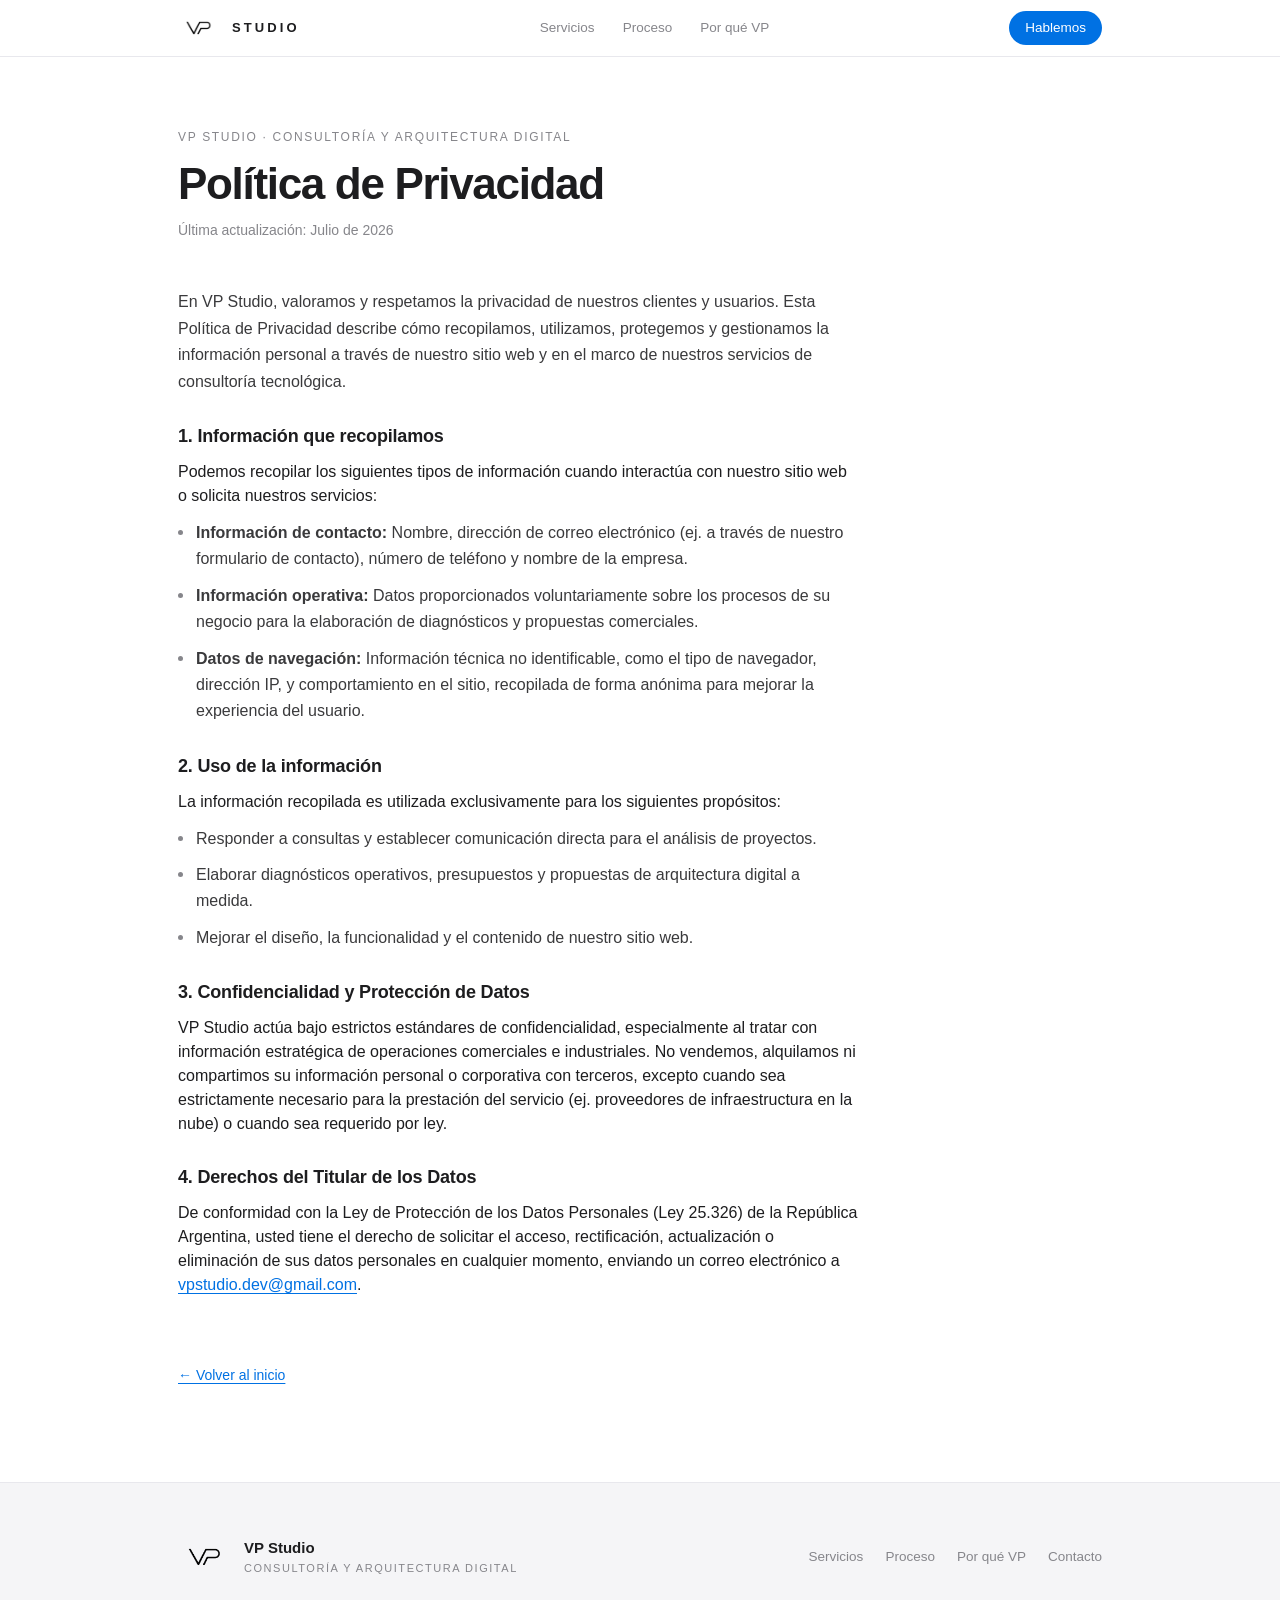
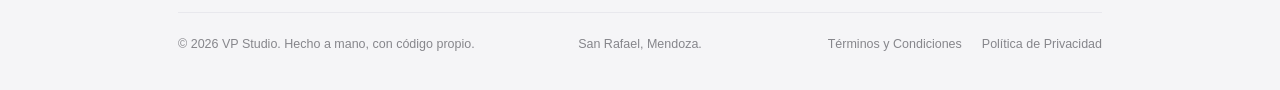
<file: privacidad/index.html>
<!DOCTYPE html>
<html lang="es">
<head>
  <meta charset="utf-8">
  <meta name="viewport" content="width=device-width, initial-scale=1">
  <title>Política de Privacidad — VP Studio</title>
  <meta name="description" content="Política de Privacidad de VP Studio: cómo recopilamos, usamos y protegemos su información personal.">
  <meta name="robots" content="index,follow">
  <link rel="icon" href="data:image/svg+xml,%3Csvg xmlns='http://www.w3.org/2000/svg' viewBox='0 0 64 64'%3E%3Crect width='64' height='64' rx='12' fill='%231D1D1F'/%3E%3Crect x='15' y='19' width='34' height='26' fill='none' stroke='%23ffffff' stroke-width='2'/%3E%3Ctext x='31' y='39' font-family='-apple-system,Helvetica,Arial,sans-serif' font-size='19' font-weight='700' fill='%23ffffff' text-anchor='middle' letter-spacing='-0.5'%3EVP%3C/text%3E%3Ccircle cx='44' cy='24' r='2.6' fill='%2334a465'/%3E%3C/svg%3E">
  <link rel="stylesheet" href="../css/styles.css">
</head>
<body>

  <header class="nav nav--solid" id="nav">
    <div class="nav__inner">
      <a href="/" class="nav__logo" data-hover>
        <img src="../public/logo_vpstudio.png" alt="VP" class="nav__mark" width="876" height="452">
        <span class="nav__name">Studio</span>
      </a>
      <nav class="nav__links">
        <a href="/#servicios" data-hover>Servicios</a>
        <a href="/#proceso" data-hover>Proceso</a>
        <a href="/#principios" data-hover>Por qué VP</a>
      </nav>
      <a href="/#contacto" class="nav__cta" data-hover>Hablemos</a>
    </div>
  </header>

  <main class="legal-page">
    <div class="container">
      <header class="legal-page__header">
        <p class="legal-page__eyebrow">VP Studio · Consultoría y Arquitectura Digital</p>
        <h1 class="legal-page__title">Política de Privacidad</h1>
        <p class="legal-page__updated">Última actualización: Julio de 2026</p>
      </header>

      <article class="legal-page__body">
        <p>En VP Studio, valoramos y respetamos la privacidad de nuestros clientes y usuarios. Esta Política de Privacidad describe cómo recopilamos, utilizamos, protegemos y gestionamos la información personal a través de nuestro sitio web y en el marco de nuestros servicios de consultoría tecnológica.</p>

        <section class="legal-page__section" id="informacion">
          <h2>1. Información que recopilamos</h2>
          <p>Podemos recopilar los siguientes tipos de información cuando interactúa con nuestro sitio web o solicita nuestros servicios:</p>
          <ul>
            <li><strong>Información de contacto:</strong> Nombre, dirección de correo electrónico (ej. a través de nuestro formulario de contacto), número de teléfono y nombre de la empresa.</li>
            <li><strong>Información operativa:</strong> Datos proporcionados voluntariamente sobre los procesos de su negocio para la elaboración de diagnósticos y propuestas comerciales.</li>
            <li><strong>Datos de navegación:</strong> Información técnica no identificable, como el tipo de navegador, dirección IP, y comportamiento en el sitio, recopilada de forma anónima para mejorar la experiencia del usuario.</li>
          </ul>
        </section>

        <section class="legal-page__section" id="uso">
          <h2>2. Uso de la información</h2>
          <p>La información recopilada es utilizada exclusivamente para los siguientes propósitos:</p>
          <ul>
            <li>Responder a consultas y establecer comunicación directa para el análisis de proyectos.</li>
            <li>Elaborar diagnósticos operativos, presupuestos y propuestas de arquitectura digital a medida.</li>
            <li>Mejorar el diseño, la funcionalidad y el contenido de nuestro sitio web.</li>
          </ul>
        </section>

        <section class="legal-page__section" id="confidencialidad">
          <h2>3. Confidencialidad y Protección de Datos</h2>
          <p>VP Studio actúa bajo estrictos estándares de confidencialidad, especialmente al tratar con información estratégica de operaciones comerciales e industriales. No vendemos, alquilamos ni compartimos su información personal o corporativa con terceros, excepto cuando sea estrictamente necesario para la prestación del servicio (ej. proveedores de infraestructura en la nube) o cuando sea requerido por ley.</p>
        </section>

        <section class="legal-page__section" id="derechos">
          <h2>4. Derechos del Titular de los Datos</h2>
          <p>De conformidad con la Ley de Protección de los Datos Personales (Ley 25.326) de la República Argentina, usted tiene el derecho de solicitar el acceso, rectificación, actualización o eliminación de sus datos personales en cualquier momento, enviando un correo electrónico a <a href="mailto:vpstudio.dev@gmail.com">vpstudio.dev@gmail.com</a>.</p>
        </section>

        <a class="legal-page__back" href="/">← Volver al inicio</a>
      </article>
    </div>
  </main>

  <footer class="footer">
    <div class="container">
      <div class="footer__top">
        <div class="footer__brand">
          <img src="../public/logo_vpstudio.png" alt="VP" class="nav__mark nav__mark--footer" width="876" height="452">
          <div>
            <div class="footer__name">VP Studio</div>
            <div class="footer__tag">Consultoría y Arquitectura Digital</div>
          </div>
        </div>
        <nav class="footer__links" aria-label="Navegación del pie">
          <a href="/#servicios">Servicios</a>
          <a href="/#proceso">Proceso</a>
          <a href="/#principios">Por qué VP</a>
          <a href="/#contacto">Contacto</a>
        </nav>
      </div>
      <div class="footer__bottom">
        <p class="footer__copy">© 2026 VP Studio. Hecho a mano, con código propio.</p>
        <p class="footer__location">San Rafael, Mendoza.</p>
        <nav class="footer__legal" aria-label="Información legal">
          <a href="/terminos">Términos y Condiciones</a>
          <a href="/privacidad" aria-current="page">Política de Privacidad</a>
        </nav>
      </div>
    </div>
  </footer>

</body>
</html>
</file>
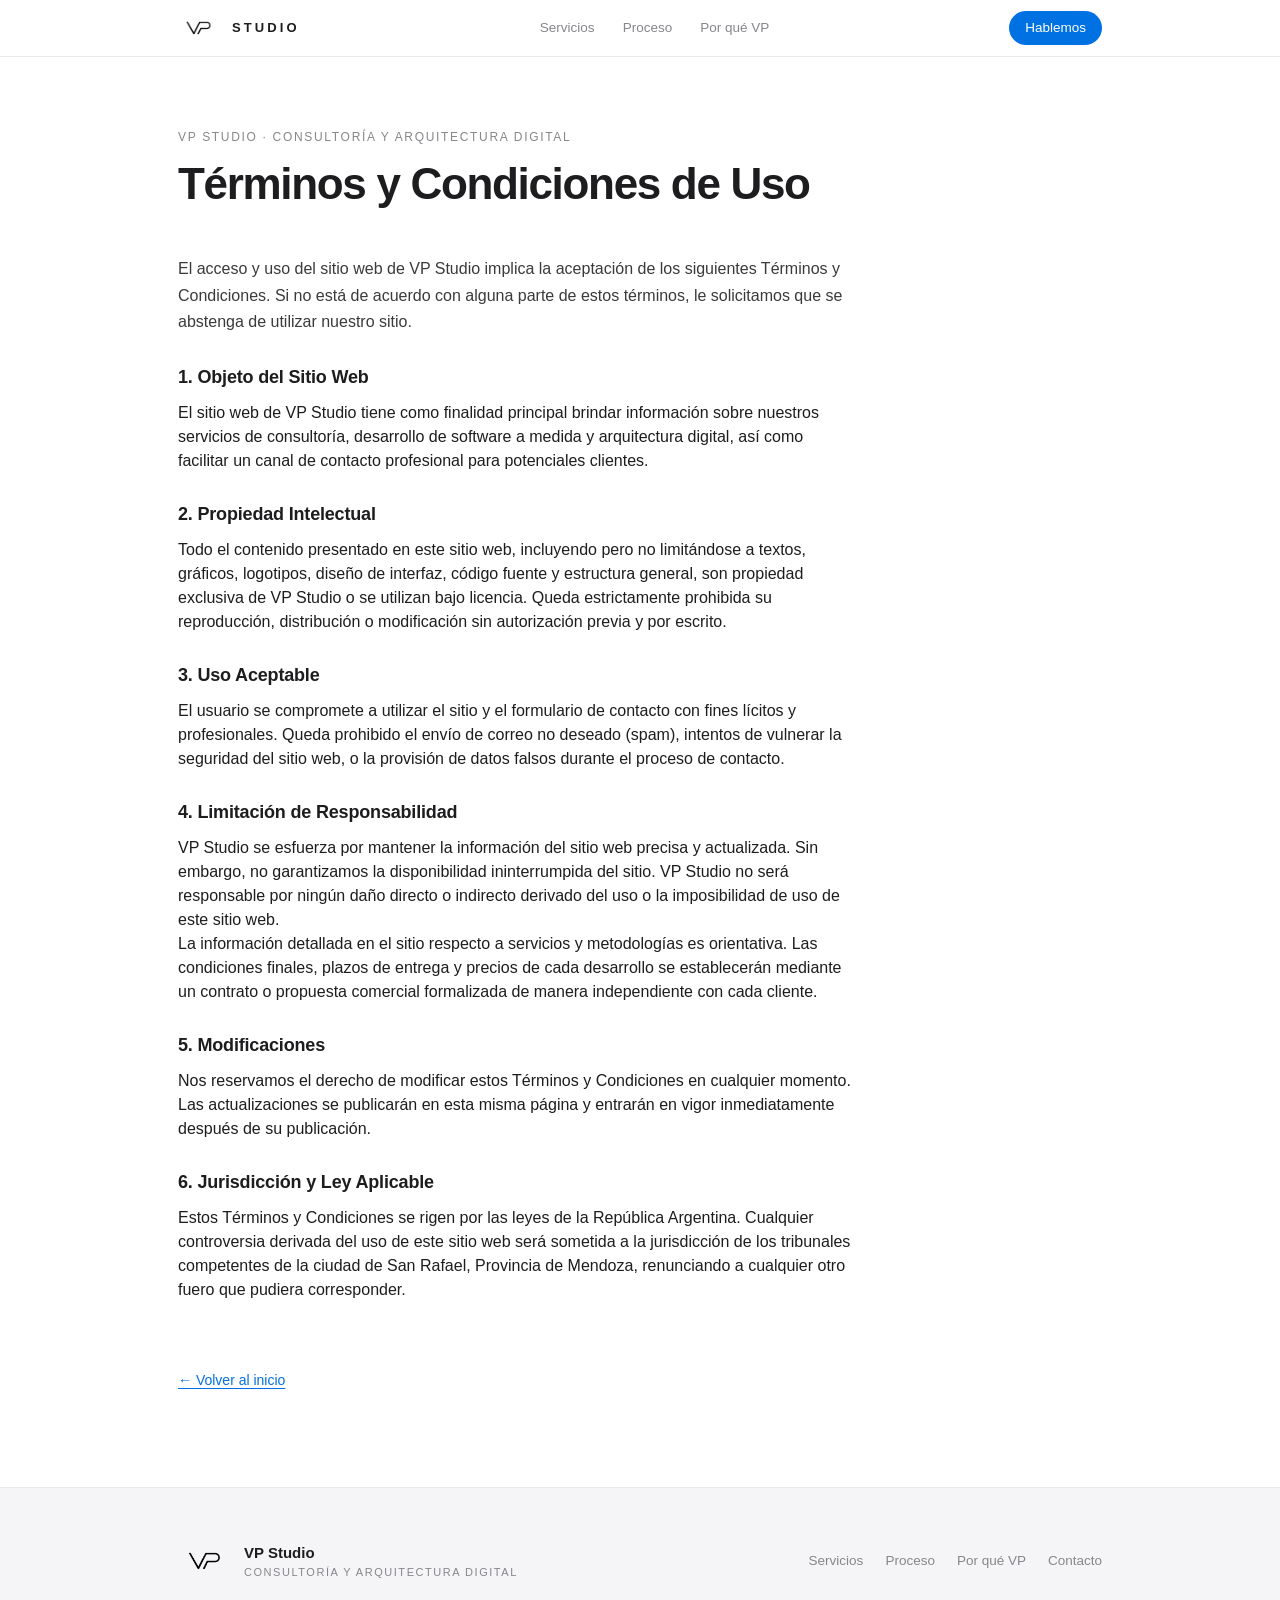
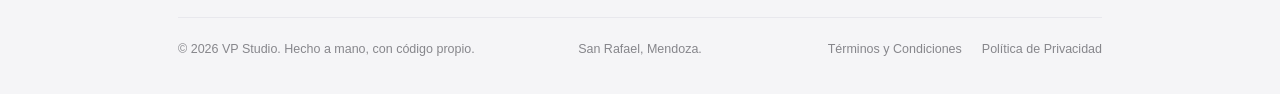
<file: terminos/index.html>
<!DOCTYPE html>
<html lang="es">
<head>
  <meta charset="utf-8">
  <meta name="viewport" content="width=device-width, initial-scale=1">
  <title>Términos y Condiciones — VP Studio</title>
  <meta name="description" content="Términos y Condiciones de uso del sitio web de VP Studio.">
  <meta name="robots" content="index,follow">
  <link rel="icon" href="data:image/svg+xml,%3Csvg xmlns='http://www.w3.org/2000/svg' viewBox='0 0 64 64'%3E%3Crect width='64' height='64' rx='12' fill='%231D1D1F'/%3E%3Crect x='15' y='19' width='34' height='26' fill='none' stroke='%23ffffff' stroke-width='2'/%3E%3Ctext x='31' y='39' font-family='-apple-system,Helvetica,Arial,sans-serif' font-size='19' font-weight='700' fill='%23ffffff' text-anchor='middle' letter-spacing='-0.5'%3EVP%3C/text%3E%3Ccircle cx='44' cy='24' r='2.6' fill='%2334a465'/%3E%3C/svg%3E">
  <link rel="stylesheet" href="../css/styles.css">
</head>
<body>

  <header class="nav nav--solid" id="nav">
    <div class="nav__inner">
      <a href="/" class="nav__logo" data-hover>
        <img src="../public/logo_vpstudio.png" alt="VP" class="nav__mark" width="876" height="452">
        <span class="nav__name">Studio</span>
      </a>
      <nav class="nav__links">
        <a href="/#servicios" data-hover>Servicios</a>
        <a href="/#proceso" data-hover>Proceso</a>
        <a href="/#principios" data-hover>Por qué VP</a>
      </nav>
      <a href="/#contacto" class="nav__cta" data-hover>Hablemos</a>
    </div>
  </header>

  <main class="legal-page">
    <div class="container">
      <header class="legal-page__header">
        <p class="legal-page__eyebrow">VP Studio · Consultoría y Arquitectura Digital</p>
        <h1 class="legal-page__title">Términos y Condiciones de Uso</h1>
      </header>

      <article class="legal-page__body">
        <p>El acceso y uso del sitio web de VP Studio implica la aceptación de los siguientes Términos y Condiciones. Si no está de acuerdo con alguna parte de estos términos, le solicitamos que se abstenga de utilizar nuestro sitio.</p>

        <section class="legal-page__section" id="objeto">
          <h2>1. Objeto del Sitio Web</h2>
          <p>El sitio web de VP Studio tiene como finalidad principal brindar información sobre nuestros servicios de consultoría, desarrollo de software a medida y arquitectura digital, así como facilitar un canal de contacto profesional para potenciales clientes.</p>
        </section>

        <section class="legal-page__section" id="propiedad">
          <h2>2. Propiedad Intelectual</h2>
          <p>Todo el contenido presentado en este sitio web, incluyendo pero no limitándose a textos, gráficos, logotipos, diseño de interfaz, código fuente y estructura general, son propiedad exclusiva de VP Studio o se utilizan bajo licencia. Queda estrictamente prohibida su reproducción, distribución o modificación sin autorización previa y por escrito.</p>
        </section>

        <section class="legal-page__section" id="uso">
          <h2>3. Uso Aceptable</h2>
          <p>El usuario se compromete a utilizar el sitio y el formulario de contacto con fines lícitos y profesionales. Queda prohibido el envío de correo no deseado (spam), intentos de vulnerar la seguridad del sitio web, o la provisión de datos falsos durante el proceso de contacto.</p>
        </section>

        <section class="legal-page__section" id="responsabilidad">
          <h2>4. Limitación de Responsabilidad</h2>
          <p>VP Studio se esfuerza por mantener la información del sitio web precisa y actualizada. Sin embargo, no garantizamos la disponibilidad ininterrumpida del sitio. VP Studio no será responsable por ningún daño directo o indirecto derivado del uso o la imposibilidad de uso de este sitio web.</p>
          <p>La información detallada en el sitio respecto a servicios y metodologías es orientativa. Las condiciones finales, plazos de entrega y precios de cada desarrollo se establecerán mediante un contrato o propuesta comercial formalizada de manera independiente con cada cliente.</p>
        </section>

        <section class="legal-page__section" id="modificaciones">
          <h2>5. Modificaciones</h2>
          <p>Nos reservamos el derecho de modificar estos Términos y Condiciones en cualquier momento. Las actualizaciones se publicarán en esta misma página y entrarán en vigor inmediatamente después de su publicación.</p>
        </section>

        <section class="legal-page__section" id="jurisdiccion">
          <h2>6. Jurisdicción y Ley Aplicable</h2>
          <p>Estos Términos y Condiciones se rigen por las leyes de la República Argentina. Cualquier controversia derivada del uso de este sitio web será sometida a la jurisdicción de los tribunales competentes de la ciudad de San Rafael, Provincia de Mendoza, renunciando a cualquier otro fuero que pudiera corresponder.</p>
        </section>

        <a class="legal-page__back" href="/">← Volver al inicio</a>
      </article>
    </div>
  </main>

  <footer class="footer">
    <div class="container">
      <div class="footer__top">
        <div class="footer__brand">
          <img src="../public/logo_vpstudio.png" alt="VP" class="nav__mark nav__mark--footer" width="876" height="452">
          <div>
            <div class="footer__name">VP Studio</div>
            <div class="footer__tag">Consultoría y Arquitectura Digital</div>
          </div>
        </div>
        <nav class="footer__links" aria-label="Navegación del pie">
          <a href="/#servicios">Servicios</a>
          <a href="/#proceso">Proceso</a>
          <a href="/#principios">Por qué VP</a>
          <a href="/#contacto">Contacto</a>
        </nav>
      </div>
      <div class="footer__bottom">
        <p class="footer__copy">© 2026 VP Studio. Hecho a mano, con código propio.</p>
        <p class="footer__location">San Rafael, Mendoza.</p>
        <nav class="footer__legal" aria-label="Información legal">
          <a href="/terminos" aria-current="page">Términos y Condiciones</a>
          <a href="/privacidad">Política de Privacidad</a>
        </nav>
      </div>
    </div>
  </footer>

</body>
</html>
</file>
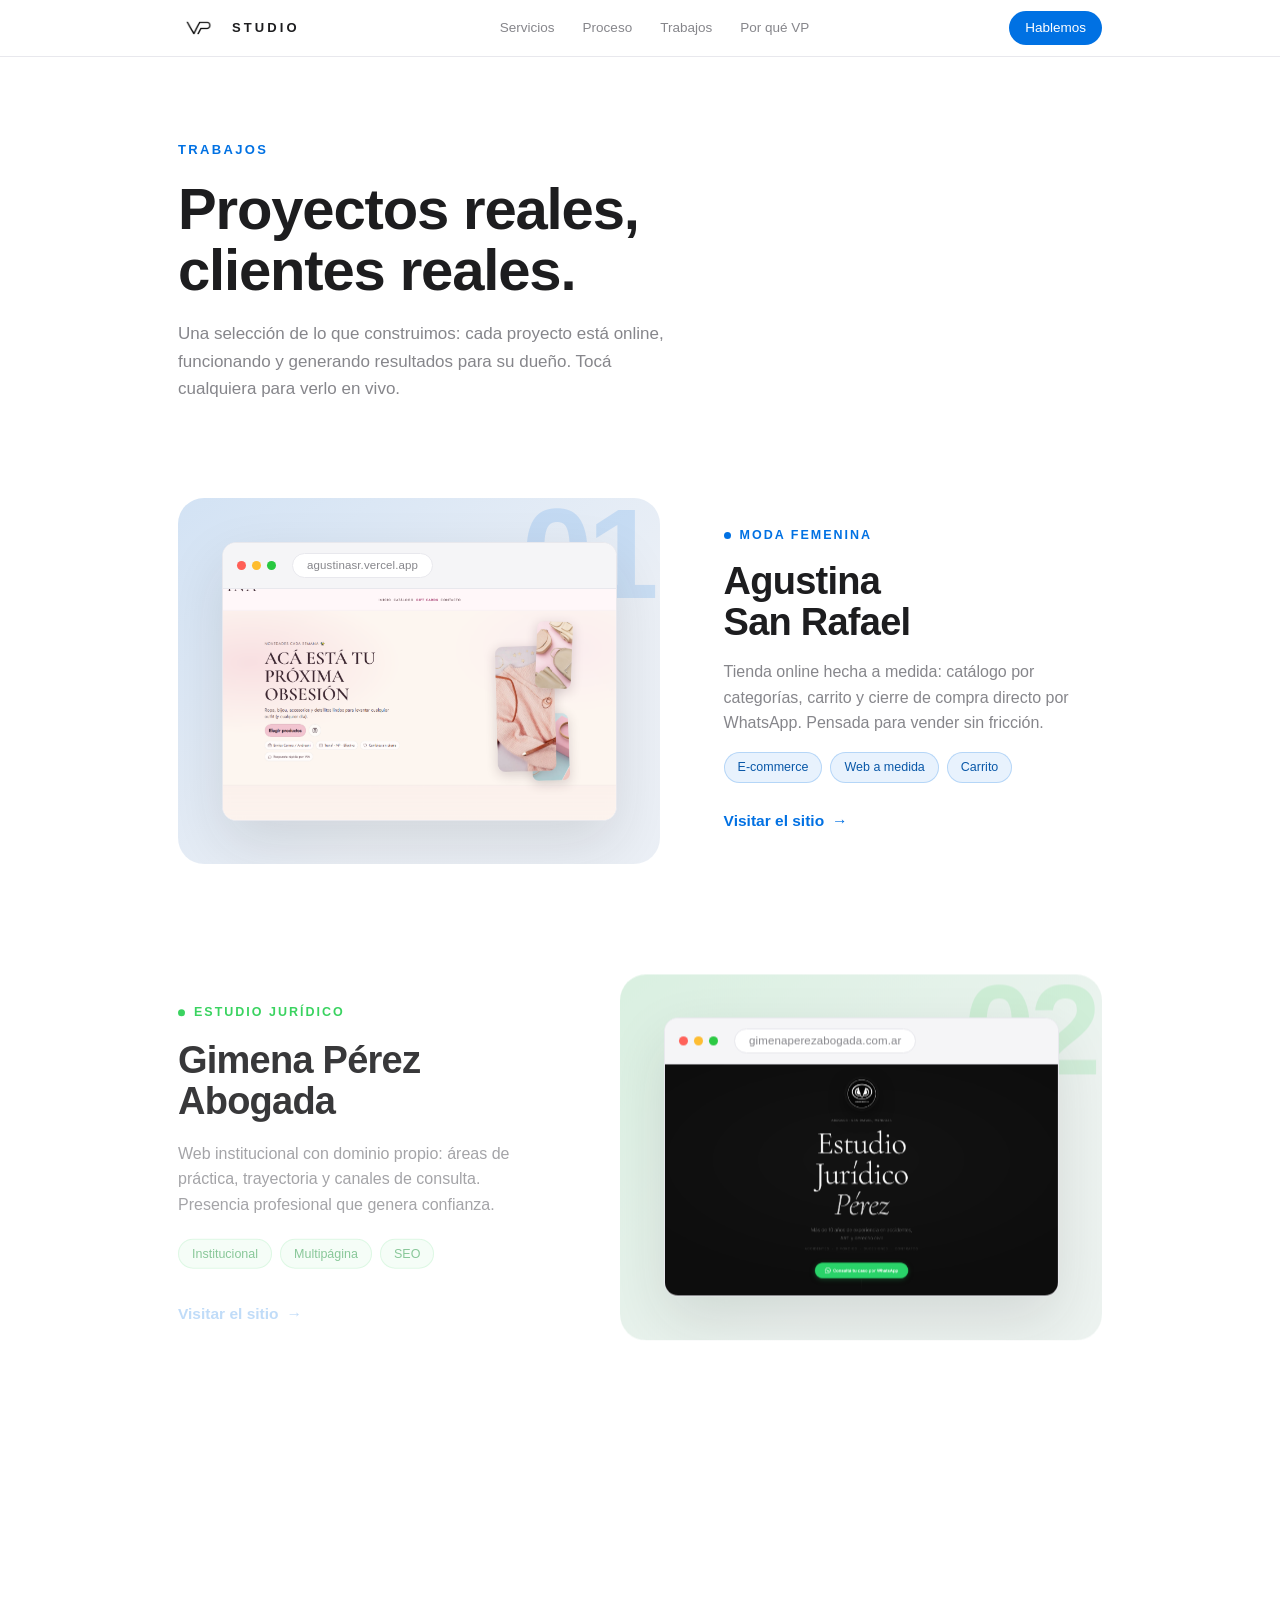
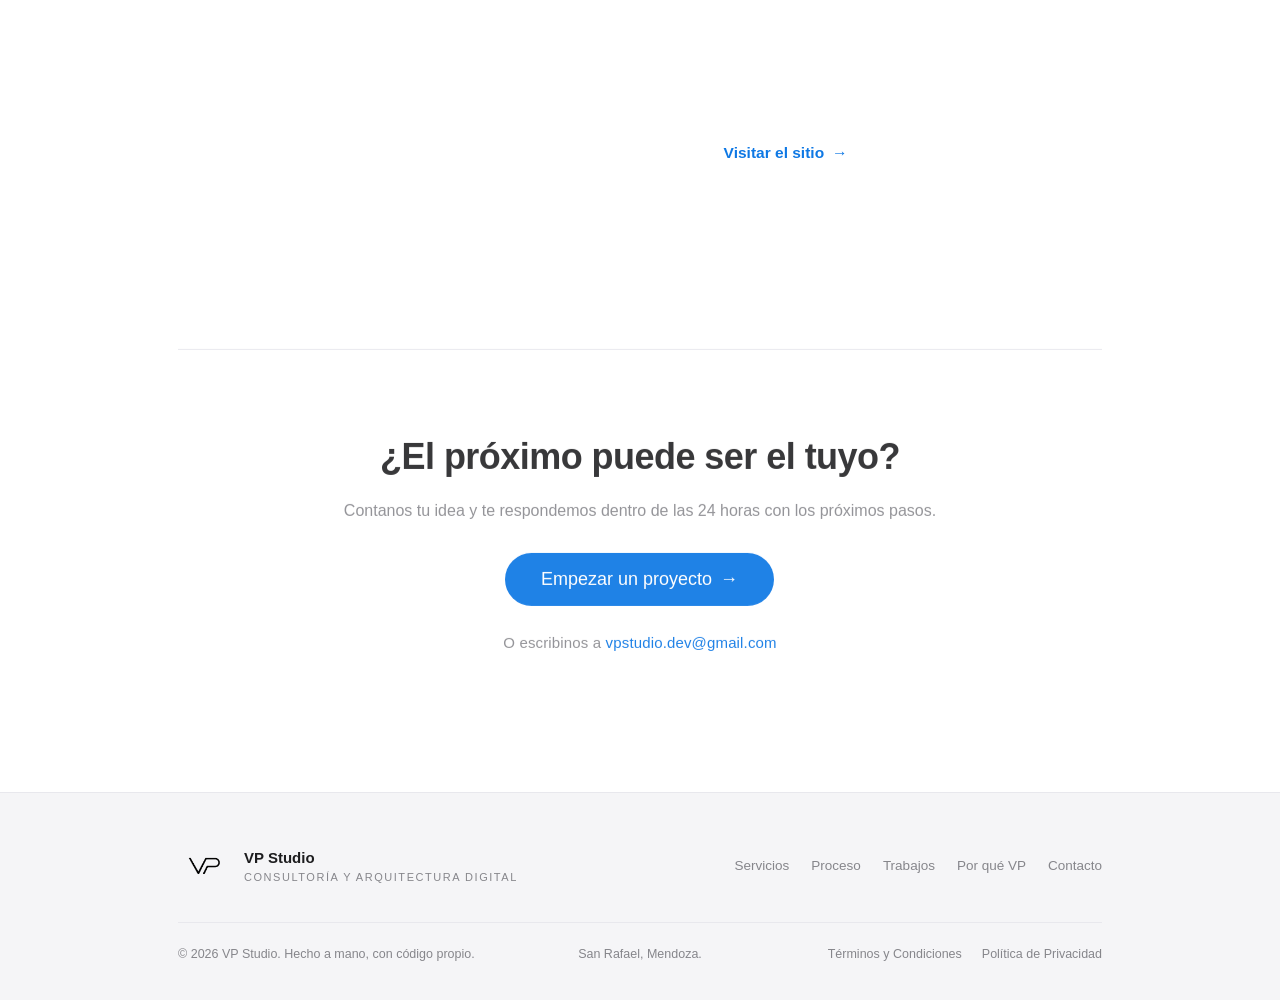
<file: trabajos/index.html>
<!DOCTYPE html>
<html lang="es">
<head>
  <meta charset="utf-8">
  <meta name="viewport" content="width=device-width, initial-scale=1, viewport-fit=cover">
  <meta name="theme-color" content="#ffffff">
  <title>Trabajos — VP Studio</title>
  <meta name="description" content="Proyectos reales de VP Studio: tiendas online, sitios institucionales y sistemas a medida para clientes de San Rafael y toda Argentina.">
  <meta name="robots" content="index,follow">
  <link rel="icon" href="data:image/svg+xml,%3Csvg xmlns='http://www.w3.org/2000/svg' viewBox='0 0 64 64'%3E%3Crect width='64' height='64' rx='12' fill='%231D1D1F'/%3E%3Crect x='15' y='19' width='34' height='26' fill='none' stroke='%23ffffff' stroke-width='2'/%3E%3Ctext x='31' y='39' font-family='-apple-system,Helvetica,Arial,sans-serif' font-size='19' font-weight='700' fill='%23ffffff' text-anchor='middle' letter-spacing='-0.5'%3EVP%3C/text%3E%3Ccircle cx='44' cy='24' r='2.6' fill='%2334a465'/%3E%3C/svg%3E">
  <link rel="stylesheet" href="../css/styles.css?v=4">
</head>
<body>

  <header class="nav nav--solid" id="nav">
    <div class="nav__inner">
      <a href="/" class="nav__logo" data-hover>
        <img src="../public/logo_vpstudio.png" alt="VP" class="nav__mark" width="876" height="452">
        <span class="nav__name">Studio</span>
      </a>
      <nav class="nav__links">
        <a href="/#servicios" data-hover>Servicios</a>
        <a href="/#proceso" data-hover>Proceso</a>
        <a href="/trabajos" aria-current="page" data-hover>Trabajos</a>
        <a href="/#principios" data-hover>Por qué VP</a>
      </nav>
      <a href="/#contacto" class="nav__cta" data-hover>Hablemos</a>
    </div>
  </header>

  <main class="works-page">
    <div class="container">

      <header class="works-page__head">
        <p class="section__label" data-reveal>Trabajos</p>
        <h1 class="works-page__title" data-reveal>Proyectos reales,<br>clientes reales.</h1>
        <p class="works-page__sub" data-reveal>Una selección de lo que construimos: cada proyecto está online, funcionando y generando resultados para su dueño. Tocá cualquiera para verlo en vivo.</p>
      </header>

      <div class="works">

        <article class="work work--blue">
          <div class="work__media" data-reveal>
            <span class="work__ghost" aria-hidden="true">01</span>
            <a class="work__frame" href="https://agustinasr.vercel.app/" target="_blank" rel="noopener" data-hover aria-label="Ver el sitio de Agustina San Rafael">
              <span class="work__bar" aria-hidden="true">
                <i></i><i></i><i></i>
                <span class="work__url">agustinasr.vercel.app</span>
              </span>
              <span class="work__shot">
                <img class="work__img" data-work-img src="../assets/work-agustina.png" alt="Tienda online de Agustina San Rafael" loading="lazy" width="1600" height="770">
              </span>
              <span class="work__visit" aria-hidden="true">Ver sitio <span class="work__visit-arrow">↗</span></span>
            </a>
          </div>
          <div class="work__body">
            <p class="work__rubro" data-reveal><span class="work__rubro-dot" aria-hidden="true"></span>Moda femenina</p>
            <h2 class="work__name" data-reveal>Agustina<br>San Rafael</h2>
            <p class="work__desc" data-reveal>Tienda online hecha a medida: catálogo por categorías, carrito y cierre de compra directo por WhatsApp. Pensada para vender sin fricción.</p>
            <div class="work__tags" data-reveal>
              <span class="work__tag">E-commerce</span>
              <span class="work__tag">Web a medida</span>
              <span class="work__tag">Carrito</span>
            </div>
            <a class="work__cta" data-reveal href="https://agustinasr.vercel.app/" target="_blank" rel="noopener" data-hover>Visitar el sitio <span class="work__cta-arrow" aria-hidden="true">→</span></a>
          </div>
        </article>

        <article class="work work--green work--flip">
          <div class="work__media" data-reveal>
            <span class="work__ghost" aria-hidden="true">02</span>
            <a class="work__frame" href="https://gimenaperezabogada.com.ar/" target="_blank" rel="noopener" data-hover aria-label="Ver el sitio de Gimena Pérez Abogada">
              <span class="work__bar" aria-hidden="true">
                <i></i><i></i><i></i>
                <span class="work__url">gimenaperezabogada.com.ar</span>
              </span>
              <span class="work__shot">
                <img class="work__img" data-work-img src="../assets/work-estudio.png" alt="Web institucional del estudio jurídico Gimena Pérez" loading="lazy" width="1600" height="770">
              </span>
              <span class="work__visit" aria-hidden="true">Ver sitio <span class="work__visit-arrow">↗</span></span>
            </a>
          </div>
          <div class="work__body">
            <p class="work__rubro" data-reveal><span class="work__rubro-dot" aria-hidden="true"></span>Estudio jurídico</p>
            <h2 class="work__name" data-reveal>Gimena Pérez<br>Abogada</h2>
            <p class="work__desc" data-reveal>Web institucional con dominio propio: áreas de práctica, trayectoria y canales de consulta. Presencia profesional que genera confianza.</p>
            <div class="work__tags" data-reveal>
              <span class="work__tag">Institucional</span>
              <span class="work__tag">Multipágina</span>
              <span class="work__tag">SEO</span>
            </div>
            <a class="work__cta" data-reveal href="https://gimenaperezabogada.com.ar/" target="_blank" rel="noopener" data-hover>Visitar el sitio <span class="work__cta-arrow" aria-hidden="true">→</span></a>
          </div>
        </article>

        <article class="work work--orange">
          <div class="work__media" data-reveal>
            <span class="work__ghost" aria-hidden="true">03</span>
            <a class="work__frame" href="https://web-ruper.vercel.app/" target="_blank" rel="noopener" data-hover aria-label="Ver el sitio de Ruper">
              <span class="work__bar" aria-hidden="true">
                <i></i><i></i><i></i>
                <span class="work__url">web-ruper.vercel.app</span>
              </span>
              <span class="work__shot">
                <img class="work__img" data-work-img src="../assets/work-ruper.png" alt="Tienda online de alimento balanceado Ruper" loading="lazy" width="1600" height="770">
              </span>
              <span class="work__visit" aria-hidden="true">Ver sitio <span class="work__visit-arrow">↗</span></span>
            </a>
          </div>
          <div class="work__body">
            <p class="work__rubro" data-reveal><span class="work__rubro-dot" aria-hidden="true"></span>Alimento balanceado</p>
            <h2 class="work__name" data-reveal>Ruper</h2>
            <p class="work__desc" data-reveal>Tienda online para el rubro de alimentos de animales: catálogo dinámico, búsqueda rápida y pedidos simples desde cualquier dispositivo.</p>
            <div class="work__tags" data-reveal>
              <span class="work__tag">E-commerce</span>
              <span class="work__tag">Catálogo</span>
              <span class="work__tag">Next.js</span>
            </div>
            <a class="work__cta" data-reveal href="https://web-ruper.vercel.app/" target="_blank" rel="noopener" data-hover>Visitar el sitio <span class="work__cta-arrow" aria-hidden="true">→</span></a>
          </div>
        </article>

      </div>

      <div class="works-cta" data-reveal>
        <h2 class="works-cta__title">¿El próximo puede ser el tuyo?</h2>
        <p class="works-cta__sub">Contanos tu idea y te respondemos dentro de las 24 horas con los próximos pasos.</p>

        <div class="cta__actions">
          <button type="button" class="btn btn--primary btn--big cta__toggle" data-cta-toggle aria-expanded="false" aria-controls="works-form-panel" data-hover>
            <span class="cta__toggle-label">Empezar un proyecto</span>
            <span class="cta__toggle-arrow" aria-hidden="true">→</span>
          </button>
        </div>

        <div class="cta__panel" id="works-form-panel" data-cta-panel>
          <form class="cta__form" action="https://formspree.io/f/mdaqzylz" method="POST">
            <div class="form__row">
              <div class="form__field">
                <label class="form__label" for="wf-nombre">Nombre</label>
                <input class="form__input" id="wf-nombre" name="nombre" type="text" placeholder="Tu nombre" required autocomplete="name">
              </div>
              <div class="form__field">
                <label class="form__label" for="wf-email">Email</label>
                <input class="form__input" id="wf-email" name="email" type="email" placeholder="tu@correo.com" required autocomplete="email">
              </div>
            </div>
            <div class="form__field">
              <label class="form__label" for="wf-empresa">Empresa <span class="form__opt">(opcional)</span></label>
              <input class="form__input" id="wf-empresa" name="empresa" type="text" placeholder="Nombre de tu empresa o proyecto" autocomplete="organization">
            </div>
            <div class="form__field">
              <label class="form__label" for="wf-mensaje">Contanos sobre tu proyecto</label>
              <textarea class="form__input form__textarea" id="wf-mensaje" name="mensaje" rows="4" placeholder="¿Qué querés construir? Objetivos, plazos, presupuesto estimado…" required></textarea>
            </div>
            <input type="hidden" name="_subject" value="Nuevo contacto desde vpstudio.dev (página Trabajos)">
            <button type="submit" class="btn btn--primary btn--big cta__submit" data-hover>Enviar mensaje</button>
            <p class="form__status" data-form-status role="status" aria-live="polite"></p>
          </form>
        </div>

        <span class="cta__mail">O escribinos a <a href="mailto:vpstudio.dev@gmail.com" data-hover>vpstudio.dev@gmail.com</a></span>
      </div>

    </div>
  </main>

  <footer class="footer">
    <div class="container">
      <div class="footer__top">
        <div class="footer__brand">
          <img src="../public/logo_vpstudio.png" alt="VP" class="nav__mark nav__mark--footer" width="876" height="452">
          <div>
            <div class="footer__name">VP Studio</div>
            <div class="footer__tag">Consultoría y Arquitectura Digital</div>
          </div>
        </div>
        <nav class="footer__links" aria-label="Navegación del pie">
          <a href="/#servicios">Servicios</a>
          <a href="/#proceso">Proceso</a>
          <a href="/trabajos" aria-current="page">Trabajos</a>
          <a href="/#principios">Por qué VP</a>
          <a href="/#contacto">Contacto</a>
        </nav>
      </div>
      <div class="footer__bottom">
        <p class="footer__copy">© 2026 VP Studio. Hecho a mano, con código propio.</p>
        <p class="footer__location">San Rafael, Mendoza.</p>
        <nav class="footer__legal" aria-label="Información legal">
          <a href="/terminos">Términos y Condiciones</a>
          <a href="/privacidad">Política de Privacidad</a>
        </nav>
      </div>
    </div>
  </footer>

  <script src="../js/vendor/gsap.min.js"></script>
  <script src="../js/vendor/ScrollTrigger.min.js"></script>
  <script src="../js/vendor/lenis.min.js"></script>
  <script>
    /* Animaciones de la página de trabajos: reveals + parallax.
       Independiente de main.js (que asume secciones de la home). */
    (function () {
      var hasGsap = typeof window.gsap !== "undefined" && typeof window.ScrollTrigger !== "undefined";
      var reduce = window.matchMedia("(prefers-reduced-motion: reduce)").matches;
      if (!hasGsap) return; // sin GSAP la página queda estática pero visible

      document.documentElement.classList.add("js");
      gsap.registerPlugin(ScrollTrigger);

      // Scroll suave (Lenis) sincronizado con ScrollTrigger
      if (!reduce && typeof window.Lenis !== "undefined") {
        var lenis = new Lenis({ lerp: 0.14, smoothWheel: true, touchMultiplier: 1.6 });
        lenis.on("scroll", ScrollTrigger.update);
        gsap.ticker.add(function (time) { lenis.raf(time * 1000); });
        gsap.ticker.lagSmoothing(0);
      }

      if (reduce) {
        gsap.set("[data-reveal]", { opacity: 1, y: 0 });
      } else {
        ScrollTrigger.batch("[data-reveal]", {
          start: "top 92%",
          once: true,
          onEnter: function (elements) {
            gsap.to(elements, { opacity: 1, y: 0, duration: 0.7, stagger: 0.08, ease: "power3.out", overwrite: true });
          },
        });

        // Parallax de las capturas (solo desktop)
        if (window.matchMedia("(min-width: 901px)").matches) {
          gsap.utils.toArray("[data-work-img]").forEach(function (img) {
            gsap.fromTo(img, { yPercent: -4 }, {
              yPercent: 4,
              ease: "none",
              scrollTrigger: {
                trigger: img.closest(".work__frame"),
                start: "top bottom",
                end: "bottom top",
                scrub: 0.8,
              },
            });
          });
        }
      }

      ScrollTrigger.refresh();

      // Red de seguridad: si el reveal nunca corre (pestaña sin foco),
      // que el contenido no quede invisible.
      setTimeout(function () {
        gsap.set("[data-reveal]", { opacity: 1, y: 0 });
      }, 4000);
    })();

    /* CTA: el formulario aparece al tocar "Empezar un proyecto" (igual que la home) */
    (function () {
      var toggle = document.querySelector("[data-cta-toggle]");
      var panel = document.querySelector("[data-cta-panel]");
      if (!toggle || !panel) return;

      var reduce = window.matchMedia("(prefers-reduced-motion: reduce)").matches;
      var useGsap = typeof window.gsap !== "undefined" && !reduce;
      var label = toggle.querySelector(".cta__toggle-label");
      var labelText = label ? label.textContent : "";
      var fields = panel.querySelectorAll(".form__field, .cta__submit");
      var open = false;
      var animating = false;

      var setLabel = function (o) { if (label) label.textContent = o ? "Cerrar" : labelText; };

      var focusFirst = function () {
        var first = panel.querySelector(".form__input");
        if (first) first.focus({ preventScroll: true });
      };

      var openPanel = function () {
        open = true;
        toggle.setAttribute("aria-expanded", "true");
        setLabel(true);

        if (!useGsap) {
          panel.style.height = "auto";
          panel.style.opacity = "1";
          focusFirst();
          return;
        }

        animating = true;
        gsap.set(fields, { opacity: 0, y: 18 });
        gsap.timeline({
          onComplete: function () {
            panel.style.height = "auto";
            animating = false;
            focusFirst();
            if (typeof ScrollTrigger !== "undefined") ScrollTrigger.refresh();
          },
        })
          .to(panel, { height: "auto", opacity: 1, duration: 0.6, ease: "power3.out" })
          .to(fields, { opacity: 1, y: 0, duration: 0.5, stagger: 0.07, ease: "power2.out" }, "-=0.32");
      };

      var closePanel = function () {
        open = false;
        toggle.setAttribute("aria-expanded", "false");
        setLabel(false);

        if (!useGsap) {
          panel.style.height = "0";
          panel.style.opacity = "0";
          return;
        }

        animating = true;
        gsap.to(panel, {
          height: 0,
          opacity: 0,
          duration: 0.45,
          ease: "power3.inOut",
          onComplete: function () { animating = false; },
        });
      };

      toggle.addEventListener("click", function () {
        if (animating) return;
        open ? closePanel() : openPanel();
      });
    })();

    /* Formulario de contacto (envío AJAX a Formspree, igual que la home) */
    (function () {
      var form = document.querySelector(".cta__form");
      if (!form) return;

      var status = form.querySelector("[data-form-status]");
      var submit = form.querySelector('button[type="submit"]');

      var setStatus = function (msg, kind) {
        if (!status) return;
        status.textContent = msg;
        status.classList.remove("is-ok", "is-error");
        if (kind) status.classList.add(kind);
      };

      form.addEventListener("submit", function (e) {
        e.preventDefault();

        setStatus("Enviando…", null);
        if (submit) submit.disabled = true;

        fetch(form.action, {
          method: "POST",
          body: new FormData(form),
          headers: { Accept: "application/json" },
        })
          .then(function (res) {
            if (res.ok) {
              form.reset();
              setStatus("¡Gracias! Recibimos tu mensaje y te respondemos dentro de las 24 horas.", "is-ok");
              return;
            }
            return res.json().catch(function () { return {}; }).then(function (data) {
              var msg = data && data.errors ? data.errors.map(function (x) { return x.message; }).join(", ") : "";
              setStatus(msg || "No pudimos enviar el mensaje. Probá de nuevo o escribinos por mail.", "is-error");
            });
          })
          .catch(function () {
            setStatus("Hubo un problema de conexión. Probá de nuevo o escribinos por mail.", "is-error");
          })
          .then(function () {
            if (submit) submit.disabled = false;
          });
      });
    })();
  </script>
</body>
</html>
</file>
<file: css/styles.css>
/* ==========================================================================
   VP Studio — Landing
   Sistema de marca: blanco #FFFFFF · gris claro #F5F5F7 · gris #86868B
   negro #1D1D1F · acento #0071E3 · línea #E8E8ED
   Acentos secundarios (uso puntual): verde #30D158 · naranja #FF9F0A · violeta #BF5AF2
   ========================================================================== */

:root {
  --white: #FFFFFF;
  --gray-light: #F5F5F7;
  --gray: #86868B;
  --black: #1D1D1F;
  --accent: #0071E3;
  --line: #E8E8ED;

  --green: #30D158;
  --orange: #FF9F0A;
  --purple: #BF5AF2;

  /* Verde del logo (el puntito de acento). Fallback hex + oklch exacto del brand. */
  --logo-accent: #34a465;
  --logo-accent: oklch(0.68 0.16 148);

  --font: -apple-system, BlinkMacSystemFont, "SF Pro Display", "Helvetica Neue", Arial, sans-serif;
  --container: 980px;
  --radius: 18px;
  --nav-h: 56px;
}

* { box-sizing: border-box; margin: 0; padding: 0; }

/* ==========================================================================
   Logo VP — monograma original (public/logo_vpstudio.png):
   “VP” geométrico, negro sobre transparente. Proporción ~1.94:1.
   ========================================================================== */

html {
  scroll-behavior: smooth;
  -webkit-text-size-adjust: 100%;
  text-size-adjust: 100%;
}

/* Lenis (smooth scroll): cuando está activo desactiva el scroll-behavior nativo
   para que no pelee con la inercia. Sin JS/Lenis, el bloque de arriba sigue valiendo. */
html.lenis, html.lenis body { height: auto; }
.lenis.lenis-smooth { scroll-behavior: auto !important; }
.lenis.lenis-smooth [data-lenis-prevent] { overscroll-behavior: contain; }
.lenis.lenis-stopped { overflow: hidden; }
.lenis.lenis-smooth iframe { pointer-events: none; }

body {
  font-family: var(--font);
  background: var(--white);
  color: var(--black);
  line-height: 1.5;
  -webkit-font-smoothing: antialiased;
  overflow-x: hidden;
  /* Sin flash gris al tocar en iOS/Android; el feedback lo damos nosotros */
  -webkit-tap-highlight-color: transparent;
}

/* En pantallas táctiles el input de 16px evita el zoom automático de iOS al enfocar */
input, textarea, select, button { font-family: inherit; }

::selection { background: var(--accent); color: #fff; }

img { max-width: 100%; display: block; }
a { color: inherit; text-decoration: none; }

.container {
  max-width: var(--container);
  margin: 0 auto;
  padding: 0 28px;
  /* Respeta el notch / bordes curvos en iPhone (landscape sobre todo) */
  padding-left: max(28px, env(safe-area-inset-left));
  padding-right: max(28px, env(safe-area-inset-right));
}

/* ==========================================================================
   Loader
   ========================================================================== */
.loader {
  position: fixed;
  inset: 0;
  z-index: 100;
  background: var(--white);
  display: flex;
  flex-direction: column;
  align-items: center;
  justify-content: center;
  gap: 14px;
}

.loader__inner {
  display: flex;
  flex-direction: column;
  align-items: center;
  gap: 18px;
}

/* La marca en el loader: monograma grande, sobre el fondo blanco */
.vp-mark--loader {
  width: clamp(180px, 42vw, 280px);
  height: auto;
  display: block;
}

.loader__brand {
  font-size: clamp(18px, 3.2vw, 22px);
  font-weight: 600;
  letter-spacing: 0.28em;
  text-transform: uppercase;
  color: var(--black);
  opacity: 0;
}

.loader__tag {
  font-size: 12px;
  letter-spacing: 0.22em;
  text-transform: uppercase;
  color: var(--gray);
  opacity: 0;
}

/* ==========================================================================
   Cursor custom
   ========================================================================== */
.cursor {
  position: fixed;
  top: 0; left: 0;
  width: 10px; height: 10px;
  border-radius: 50%;
  background: var(--black);
  pointer-events: none;
  z-index: 99;
  transform: translate(-50%, -50%);
  transition: width .25s ease, height .25s ease, background-color .25s ease, opacity .25s ease;
  mix-blend-mode: exclusion;
  background: #fff;
  opacity: 0;
}

.cursor.is-active { opacity: 1; }
.cursor.is-hover { width: 44px; height: 44px; }

@media (hover: none), (pointer: coarse) {
  .cursor { display: none; }

  /* En touch no hay hover ni cursor magnético: damos vida con feedback al presionar.
     Un micro-hundido inmediato hace que todo se sienta táctil y responsivo. */
  .btn, .nav__cta, .mobile-menu__wa, .card, .principle,
  .chip, .c-arrow, .c-dot, .cta__mail a {
    transition: transform .2s cubic-bezier(0.22, 1, 0.36, 1),
                background-color .25s ease, border-color .25s ease,
                color .25s ease, box-shadow .3s ease;
  }

  .btn:active,
  .nav__cta:active,
  .mobile-menu__wa:active,
  .c-arrow:active { transform: scale(0.95); }

  .card:active,
  .principle:active,
  .chip:active { transform: scale(0.98); }

  /* El hover del desktop no aplica en touch, así que el estado presionado
     toma el color de acento para dar la misma sensación de respuesta. */
  .chip:active { border-color: var(--gray); }
  .mobile-menu__link:active { color: var(--accent); }
}

/* ==========================================================================
   Nav
   ========================================================================== */
.nav {
  position: fixed;
  top: 0; left: 0; right: 0;
  z-index: 50;
  background: rgba(255, 255, 255, 0.72);
  -webkit-backdrop-filter: saturate(180%) blur(12px);
  backdrop-filter: saturate(180%) blur(12px);
  border-bottom: 1px solid transparent;
  transition: border-color .3s ease;
}

.nav.is-scrolled { border-bottom-color: var(--line); }

.nav--solid { border-bottom-color: var(--line); }

.nav__inner {
  max-width: var(--container);
  margin: 0 auto;
  padding: 0 28px;
  padding-left: max(28px, env(safe-area-inset-left));
  padding-right: max(28px, env(safe-area-inset-right));
  height: var(--nav-h);
  display: flex;
  align-items: center;
  justify-content: space-between;
  gap: 24px;
}

.nav__logo { display: flex; align-items: center; gap: 9px; }

/* La marca en el nav: monograma VP (proporción horizontal) */
.nav__mark {
  width: auto;
  height: 28px;
  display: block;
}

/* Wordmark del nav: "STUDIO" en mayúsculas y espaciado, para que junto al
   ícono VP lea como el lockup de marca "VP STUDIO". */
.nav__name {
  font-size: 13px;
  font-weight: 600;
  letter-spacing: 0.24em;
  text-transform: uppercase;
  color: var(--black);
  margin-left: 3px;
}

.nav__links { display: flex; gap: 28px; }

.nav__links a {
  font-size: 13.5px;
  color: var(--gray);
  transition: color .25s ease;
}
.nav__links a:hover { color: var(--black); }

.nav__cta {
  font-size: 13.5px;
  font-weight: 500;
  background: var(--accent);
  color: #fff;
  padding: 7px 16px;
  border-radius: 980px;
  transition: background-color .25s ease, transform .25s ease;
}
.nav__cta:hover { background: #0077ED; }

/* ==========================================================================
   Botones
   ========================================================================== */
.btn {
  display: inline-flex;
  align-items: center;
  gap: 8px;
  font-size: 16px;
  font-weight: 500;
  border-radius: 980px;
  padding: 13px 28px;
  transition: background-color .3s ease, color .3s ease, transform .3s ease, box-shadow .3s ease;
  will-change: transform;
}

.btn--primary {
  background: var(--accent);
  color: #fff;
}
.btn--primary:hover {
  background: #0077ED;
  box-shadow: 0 8px 30px rgba(0, 113, 227, 0.35);
}

.btn--ghost { color: var(--accent); padding: 13px 10px; }
.btn--ghost .btn__arrow { transition: transform .3s ease; display: inline-block; }
.btn--ghost:hover .btn__arrow { transform: translateX(5px); }

.btn--big { font-size: 18px; padding: 16px 36px; }

/* ==========================================================================
   Hero
   ========================================================================== */
.hero {
  position: relative;
  min-height: 100svh;
  display: flex;
  align-items: center;
  justify-content: center;
  text-align: center;
  padding: calc(var(--nav-h) + 60px) 0 80px;
  overflow: hidden;
}

.hero__bg { position: absolute; inset: 0; pointer-events: none; }

.hero__orb {
  position: absolute;
  border-radius: 50%;
  filter: blur(64px);
  opacity: 0.5;
  /* Capa propia de GPU: el parallax mueve la textura ya borrosa
     en vez de repintar el blur en cada frame (clave para que no trabe). */
  will-change: transform;
  transform: translateZ(0);
  backface-visibility: hidden;
}

.hero__orb--a {
  width: 480px; height: 480px;
  background: radial-gradient(circle, rgba(0,113,227,0.16), transparent 65%);
  top: 8%; left: -140px;
}

.hero__orb--b {
  width: 420px; height: 420px;
  background: radial-gradient(circle, rgba(191,90,242,0.12), transparent 65%);
  bottom: 4%; right: -120px;
}

.hero__content { position: relative; }

.hero__eyebrow {
  display: inline-flex;
  align-items: center;
  gap: 8px;
  font-size: 13px;
  color: var(--gray);
  letter-spacing: 0.02em;
  border: 1px solid var(--line);
  border-radius: 980px;
  padding: 7px 16px;
  margin-bottom: 34px;
  background: rgba(255,255,255,0.6);
}

.hero__dot {
  width: 7px; height: 7px;
  border-radius: 50%;
  background: var(--green);
  animation: pulse 2.4s ease-in-out infinite;
}

@keyframes pulse {
  0%, 100% { box-shadow: 0 0 0 0 rgba(48, 209, 88, 0.45); }
  50%      { box-shadow: 0 0 0 6px rgba(48, 209, 88, 0); }
}

.hero__title {
  font-size: clamp(44px, 8vw, 84px);
  font-weight: 600;
  letter-spacing: -0.02em;
  line-height: 1.04;
  margin-bottom: 30px;
}

.hero__title .line {
  display: block;
  overflow: hidden;
  padding-bottom: 0.08em;
  margin-bottom: -0.08em;
}

.hero__title .line > * , .hero__title .line { will-change: transform; }

/* palabra rotativa */
.hero__swap-wrap {
  display: inline-block;
  overflow: hidden;
  vertical-align: bottom;
}

.hero__swap {
  display: inline-block;
  color: var(--accent);
  transition: color .4s ease;
}

.hero__sub {
  font-size: 19px;
  color: var(--gray);
  max-width: 520px;
  margin: 0 auto 42px;
}

.hero__actions {
  display: flex;
  align-items: center;
  justify-content: center;
  gap: 18px;
  flex-wrap: wrap;
}

.hero__scrollhint {
  position: absolute;
  bottom: 30px;
  left: 50%;
  transform: translateX(-50%);
  width: 24px; height: 38px;
  border: 1.5px solid var(--line);
  border-radius: 12px;
  display: flex;
  justify-content: center;
  padding-top: 7px;
}

.hero__scrollhint span {
  width: 3px; height: 8px;
  border-radius: 2px;
  background: var(--gray);
  animation: scrollhint 1.8s ease-in-out infinite;
}

@keyframes scrollhint {
  0%   { transform: translateY(0); opacity: 1; }
  70%  { transform: translateY(10px); opacity: 0; }
  100% { transform: translateY(0); opacity: 0; }
}

/* ==========================================================================
   Marquee
   ========================================================================== */
.marquee {
  border-top: 1px solid var(--line);
  border-bottom: 1px solid var(--line);
  padding: 22px 0;
  overflow: hidden;
  background: var(--white);
}

.marquee__track { display: flex; width: max-content; will-change: transform; }

.marquee__group {
  display: flex;
  align-items: center;
  gap: 42px;
  padding-right: 42px;
  font-size: 15px;
  font-weight: 500;
  letter-spacing: 0.14em;
  text-transform: uppercase;
  color: var(--gray);
  white-space: nowrap;
}

.m-dot {
  display: inline-block;
  width: 8px; height: 8px;
  border-radius: 50%;
  flex-shrink: 0;
}

.m-dot--blue   { background: var(--accent); }
.m-dot--green  { background: var(--green); }
.m-dot--orange { background: var(--orange); }
.m-dot--purple { background: var(--purple); }

/* ==========================================================================
   Secciones
   ========================================================================== */
.section { padding: 140px 0; }
.section--alt { background: var(--gray-light); }

.section__label {
  font-size: 13px;
  letter-spacing: 0.18em;
  text-transform: uppercase;
  color: var(--accent);
  font-weight: 600;
  margin-bottom: 18px;
}

.section__label--dark { color: #6EAFFF; }

.section__title {
  font-size: clamp(32px, 5vw, 48px);
  font-weight: 600;
  letter-spacing: -0.015em;
  line-height: 1.1;
  margin-bottom: 64px;
}

.section__title--dark { color: #F5F5F7; }

/* ==========================================================================
   Cards de servicios
   ========================================================================== */
.cards {
  display: grid;
  grid-template-columns: repeat(3, 1fr);
  gap: 18px;
  margin-bottom: 42px;
}

.card {
  --card-accent: var(--accent);
  position: relative;
  background: var(--white);
  border: 1px solid var(--line);
  border-radius: var(--radius);
  padding: 34px 28px 30px;
  overflow: hidden;
  transition: border-color .35s ease, transform .35s ease, box-shadow .35s ease;
  will-change: transform;
}

.card--blue   { --card-accent: var(--accent); }
.card--purple { --card-accent: var(--purple); }
.card--orange { --card-accent: var(--orange); }

.card::before {
  content: "";
  position: absolute;
  inset: 0;
  background: radial-gradient(320px circle at var(--mx, 50%) var(--my, 0%),
              color-mix(in srgb, var(--card-accent) 8%, transparent), transparent 70%);
  opacity: 0;
  transition: opacity .4s ease;
  pointer-events: none;
}

.card:hover::before { opacity: 1; }

.card:hover {
  border-color: var(--card-accent);
  border-color: color-mix(in srgb, var(--card-accent) 40%, var(--line));
  transform: translateY(-4px);
  box-shadow: 0 20px 50px rgba(29, 29, 31, 0.07);
}

.card__icon {
  width: 46px; height: 46px;
  border-radius: 12px;
  display: flex;
  align-items: center;
  justify-content: center;
  color: var(--card-accent);
  background: color-mix(in srgb, var(--card-accent) 10%, transparent);
  margin-bottom: 22px;
  transition: transform .35s ease;
}

.card__icon svg { width: 24px; height: 24px; }

.card:hover .card__icon { transform: scale(1.08) rotate(-4deg); }

.card h3 {
  font-size: 21px;
  font-weight: 600;
  letter-spacing: -0.01em;
  margin-bottom: 10px;
}

.card p { font-size: 15px; color: var(--gray); line-height: 1.55; }

.card__num {
  position: absolute;
  top: 24px; right: 26px;
  font-size: 13px;
  font-weight: 600;
  color: var(--line);
  letter-spacing: 0.05em;
  transition: color .35s ease;
}

.card:hover .card__num { color: var(--card-accent); }

/* chips */
.chips { display: flex; flex-wrap: wrap; gap: 10px; }

.chip {
  display: inline-flex;
  align-items: center;
  gap: 9px;
  font-size: 14px;
  color: var(--black);
  border: 1px solid var(--line);
  border-radius: 980px;
  padding: 9px 18px;
  background: var(--white);
  transition: border-color .3s ease, transform .3s ease;
}

.chip:hover { border-color: var(--gray); transform: translateY(-2px); }

/* ==========================================================================
   Cartera de clientes — showcase alternado
   ========================================================================== */
.works {
  display: flex;
  flex-direction: column;
  gap: 110px;
}

.work {
  --work-accent: var(--accent);
  display: grid;
  grid-template-columns: 1.12fr 0.88fr;
  gap: clamp(36px, 5vw, 72px);
  align-items: center;
}

.work--blue   { --work-accent: var(--accent); }
.work--green  { --work-accent: var(--green); }
.work--orange { --work-accent: var(--orange); }

/* Filas pares: media a la derecha (columna ancha pasa a la derecha) */
.work--flip { grid-template-columns: 0.88fr 1.12fr; }
.work--flip .work__media { order: 2; }
.work--flip .work__body  { order: 1; }

/* ---- Media: panel tintado + mockup de navegador ---- */
.work__media {
  position: relative;
  padding: clamp(26px, 3.4vw, 44px);
  border-radius: calc(var(--radius) + 8px);
  background: linear-gradient(140deg,
              color-mix(in srgb, var(--work-accent) 14%, var(--gray-light)),
              color-mix(in srgb, var(--work-accent) 4%, var(--gray-light)) 65%);
  overflow: hidden;
}

/* Número fantasma detrás del frame */
.work__ghost {
  position: absolute;
  top: -8px;
  right: 6px;
  font-size: clamp(88px, 10vw, 132px);
  font-weight: 700;
  line-height: 1;
  letter-spacing: -0.04em;
  color: rgba(29, 29, 31, 0.08);
  color: color-mix(in srgb, var(--work-accent) 14%, transparent);
  -webkit-user-select: none;
  user-select: none;
  pointer-events: none;
}

/* Frame tipo navegador */
.work__frame {
  position: relative;
  display: block;
  background: var(--white);
  border: 1px solid var(--line);
  border-radius: 14px;
  overflow: hidden;
  box-shadow: 0 24px 60px rgba(29, 29, 31, 0.12);
  transition: transform .45s cubic-bezier(.22,.61,.36,1), box-shadow .45s ease;
  will-change: transform;
}

.work__frame:hover {
  transform: translateY(-8px);
  box-shadow: 0 36px 80px rgba(29, 29, 31, 0.18);
}

/* Barra del navegador */
.work__bar {
  display: flex;
  align-items: center;
  gap: 6px;
  padding: 10px 14px;
  background: var(--gray-light);
  border-bottom: 1px solid var(--line);
}

.work__bar i {
  width: 9px; height: 9px;
  border-radius: 50%;
  background: #D9D9DE;
  flex-shrink: 0;
}
.work__bar i:nth-child(1) { background: #FF5F57; }
.work__bar i:nth-child(2) { background: #FEBC2E; }
.work__bar i:nth-child(3) { background: #28C840; }

.work__url {
  margin-left: 10px;
  font-size: 11.5px;
  color: var(--gray);
  background: var(--white);
  border: 1px solid var(--line);
  border-radius: 980px;
  padding: 3px 14px;
  letter-spacing: 0.01em;
  white-space: nowrap;
  overflow: hidden;
  text-overflow: ellipsis;
}

/* Captura (con espacio extra para el parallax) */
.work__shot {
  display: block;
  position: relative;
  aspect-ratio: 16 / 9.4;
  overflow: hidden;
  transition: transform .6s cubic-bezier(.22,.61,.36,1);
  will-change: transform;
}

.work__img {
  position: absolute;
  left: 0;
  top: -6%;
  width: 100%;
  height: 112%;
  object-fit: cover;
  object-position: top center;
  will-change: transform;
}

.work__frame:hover .work__shot { transform: scale(1.035); }

/* Pill "Ver sitio" al hover */
.work__visit {
  position: absolute;
  bottom: 14px;
  right: 14px;
  display: inline-flex;
  align-items: center;
  gap: 6px;
  font-size: 12.5px;
  font-weight: 600;
  color: #fff;
  background: rgba(29, 29, 31, 0.88);
  background: color-mix(in srgb, var(--black) 88%, transparent);
  -webkit-backdrop-filter: blur(6px);
  backdrop-filter: blur(6px);
  padding: 8px 16px;
  border-radius: 980px;
  opacity: 0;
  transform: translateY(8px);
  transition: opacity .35s ease, transform .35s ease;
  z-index: 1;
}

.work__visit-arrow { transition: transform .3s ease; display: inline-block; }

.work__frame:hover .work__visit { opacity: 1; transform: translateY(0); }
.work__frame:hover .work__visit-arrow { transform: translate(2px, -2px); }

/* ---- Cuerpo de texto ---- */
.work__body {
  display: flex;
  flex-direction: column;
  align-items: flex-start;
  gap: 16px;
}

.work__rubro {
  display: inline-flex;
  align-items: center;
  gap: 9px;
  font-size: 12.5px;
  letter-spacing: 0.16em;
  text-transform: uppercase;
  font-weight: 600;
  color: var(--work-accent);
}

.work__rubro-dot {
  width: 7px; height: 7px;
  border-radius: 50%;
  background: var(--work-accent);
}

.work__name {
  font-size: clamp(28px, 3.4vw, 38px);
  font-weight: 600;
  letter-spacing: -0.02em;
  line-height: 1.08;
}

.work__desc {
  font-size: 16px;
  color: var(--gray);
  line-height: 1.6;
  max-width: 40ch;
}

.work__tags {
  display: flex;
  flex-wrap: wrap;
  gap: 8px;
}

.work__tag {
  font-size: 12.5px;
  font-weight: 500;
  color: var(--work-accent);
  color: color-mix(in srgb, var(--work-accent) 70%, var(--black));
  background: rgba(0, 113, 227, 0.09);
  background: color-mix(in srgb, var(--work-accent) 9%, transparent);
  border: 1px solid var(--line);
  border: 1px solid color-mix(in srgb, var(--work-accent) 22%, transparent);
  border-radius: 980px;
  padding: 5px 13px;
}

.work__cta {
  display: inline-flex;
  align-items: center;
  gap: 8px;
  font-size: 15.5px;
  font-weight: 600;
  color: var(--accent);
  margin-top: 6px;
  padding: 4px 0;
}

.work__cta-arrow { transition: transform .3s ease; display: inline-block; }
.work__cta:hover .work__cta-arrow { transform: translateX(5px); }

/* Desktop vs mobile: showcase/lista en escritorio, mazo solo en responsive */
@media (min-width: 901px) {
  .cartera-mobile { display: none !important; }
}

@media (max-width: 900px) {
  .cartera-desktop { display: none !important; }
}

/* ---- Teaser desktop: índice editorial + preview flotante ---- */
.wlist {
  border-top: 1px solid var(--line);
  margin-bottom: 48px;
}

.wlist__row {
  --work-accent: var(--accent);
  display: flex;
  align-items: center;
  gap: clamp(18px, 3vw, 34px);
  padding: 30px 6px;
  border-bottom: 1px solid var(--line);
  color: inherit;
  text-decoration: none;
  transition: padding-left .35s cubic-bezier(.22,.61,.36,1);
}

.wlist__row--blue   { --work-accent: var(--accent); }
.wlist__row--green  { --work-accent: var(--green); }
.wlist__row--orange { --work-accent: var(--orange); }

.wlist__row:hover { padding-left: 18px; }

.wlist__num {
  font-size: 13px;
  font-weight: 600;
  color: var(--gray);
  letter-spacing: 0.05em;
  flex-shrink: 0;
  transition: color .3s ease;
}

.wlist__row:hover .wlist__num { color: var(--work-accent); }

.wlist__main {
  display: flex;
  flex-direction: column;
  gap: 4px;
  flex: 1;
  min-width: 0;
}

.wlist__name {
  font-size: clamp(21px, 2.8vw, 30px);
  font-weight: 600;
  letter-spacing: -0.015em;
  line-height: 1.15;
  color: var(--black);
}

.wlist__meta {
  font-size: 13.5px;
  color: var(--gray);
  letter-spacing: 0.01em;
}

.wlist__arrow {
  font-size: 20px;
  color: var(--line);
  flex-shrink: 0;
  transition: color .3s ease, transform .35s cubic-bezier(.22,.61,.36,1);
}

.wlist__row:hover .wlist__arrow {
  color: var(--work-accent);
  transform: translateX(6px);
}

.wpreview {
  position: fixed;
  top: 0;
  left: 0;
  width: 320px;
  aspect-ratio: 16 / 10;
  border-radius: 14px;
  overflow: hidden;
  border: 1px solid var(--line);
  box-shadow: 0 30px 70px rgba(29, 29, 31, 0.22);
  pointer-events: none;
  opacity: 0;
  z-index: 300;
}

.wpreview img {
  width: 100%;
  height: 100%;
  object-fit: cover;
  object-position: top center;
  display: block;
}

@media (hover: none) {
  .wpreview { display: none; }
}

/* ==========================================================================
   Cartera — mazo de cartas (Swiper cards) — solo responsive
   ========================================================================== */
.deck {
  --deck-w: min(100%, 520px);
  display: flex;
  flex-direction: column;
  align-items: center;
  gap: 28px;
  margin: 0 auto 48px;
  max-width: 100%;
}

.deck--page {
  --deck-w: min(100%, 580px);
  margin-bottom: 72px;
}

.deck__swiper {
  width: var(--deck-w);
  padding: 12px 8px 28px;
  overflow: visible;
}

/* Swiper cards: el alto lo define la carta; evitamos saltos al ciclar */
.deck__swiper .swiper-slide {
  height: auto;
}

.deck-card {
  --work-accent: var(--accent);
  display: flex;
  flex-direction: column;
  background: var(--white);
  border: 1px solid var(--line);
  border-radius: calc(var(--radius) + 4px);
  overflow: hidden;
  box-shadow: 0 18px 50px rgba(29, 29, 31, 0.08);
  -webkit-user-select: none;
  user-select: none;
}

.deck-card--blue   { --work-accent: var(--accent); }
.deck-card--green  { --work-accent: var(--green); }
.deck-card--orange { --work-accent: var(--orange); }

.deck-card__media {
  position: relative;
  aspect-ratio: 16 / 10;
  background: var(--gray-light);
  overflow: hidden;
}

.deck-card__media::after {
  content: "";
  position: absolute;
  inset: auto 0 0;
  height: 40%;
  background: linear-gradient(to top, rgba(29, 29, 31, 0.18), transparent);
  pointer-events: none;
}

.deck-card__img {
  width: 100%;
  height: 100%;
  object-fit: cover;
  object-position: top center;
  display: block;
  pointer-events: none;
}

.deck-card__body {
  position: relative;
  padding: 22px 24px 26px;
  border-top: 3px solid var(--work-accent);
}

.deck-card__num {
  position: absolute;
  top: 14px;
  right: 20px;
  font-size: 13px;
  font-weight: 600;
  letter-spacing: 0.08em;
  color: var(--gray);
}

.deck-card__rubro {
  font-size: 12.5px;
  font-weight: 600;
  letter-spacing: 0.06em;
  text-transform: uppercase;
  color: var(--work-accent);
  margin-bottom: 8px;
}

.deck-card__name {
  font-size: clamp(22px, 3.2vw, 28px);
  font-weight: 600;
  letter-spacing: -0.02em;
  line-height: 1.15;
  color: var(--black);
  margin-bottom: 6px;
  padding-right: 36px;
}

.deck-card__meta {
  font-size: 14px;
  color: var(--gray);
  margin-bottom: 16px;
}

.deck-card__desc {
  font-size: 15px;
  line-height: 1.5;
  color: var(--gray);
  margin: 8px 0 16px;
  max-width: 36em;
}

.deck-card__tags {
  display: flex;
  flex-wrap: wrap;
  gap: 8px;
  margin-bottom: 18px;
}

.deck-card__tag {
  font-size: 12px;
  font-weight: 500;
  color: var(--work-accent);
  color: color-mix(in srgb, var(--work-accent) 70%, var(--black));
  background: rgba(0, 113, 227, 0.08);
  background: color-mix(in srgb, var(--work-accent) 9%, transparent);
  border: 1px solid var(--line);
  border: 1px solid color-mix(in srgb, var(--work-accent) 22%, transparent);
  border-radius: 980px;
  padding: 4px 12px;
}

.deck-card__cta {
  display: inline-flex;
  align-items: center;
  gap: 8px;
  font-size: 14.5px;
  font-weight: 600;
  color: var(--work-accent);
  text-decoration: none;
  transition: gap .3s ease;
}

.deck-card__cta:hover { gap: 12px; }

.deck__controls {
  display: grid;
  grid-template-columns: auto 1fr auto auto;
  align-items: center;
  gap: 14px 18px;
  width: var(--deck-w);
  max-width: 100%;
}

.deck__btn {
  width: 44px;
  height: 44px;
  border-radius: 50%;
  border: 1px solid var(--line);
  background: var(--white);
  color: var(--black);
  font-size: 18px;
  cursor: pointer;
  transition: border-color .25s ease, color .25s ease, transform .25s ease;
}

.deck__btn:hover {
  border-color: var(--accent);
  color: var(--accent);
}

.deck__btn:active { transform: scale(0.96); }

.deck__hint {
  font-size: 13.5px;
  color: var(--gray);
  letter-spacing: 0.01em;
  text-align: center;
  grid-column: 2;
}

.deck__count {
  font-size: 13px;
  font-weight: 600;
  letter-spacing: 0.06em;
  color: var(--black);
  font-variant-numeric: tabular-nums;
}

.works-teaser__actions {
  display: flex;
  justify-content: center;
}

@media (max-width: 640px) {
  .deck { gap: 22px; margin-bottom: 36px; }
  .deck__swiper { padding: 8px 4px 22px; }
  .deck-card__body { padding: 18px 18px 22px; }
  .deck__controls {
    grid-template-columns: auto 1fr auto;
    grid-template-areas:
      "prev hint next"
      "count count count";
  }
  .deck__controls .deck__btn:first-child { grid-area: prev; }
  .deck__controls .deck__btn:last-child { grid-area: next; }
  .deck__hint { grid-area: hint; font-size: 12.5px; }
  .deck__count { grid-area: count; text-align: center; }
}

/* ---- Página /cartera (layout general) ---- */
.works-page { padding: calc(var(--nav-h) + 84px) 0 140px; }

.works-page__head { margin-bottom: 96px; }

.works-page__title {
  font-size: clamp(38px, 6vw, 58px);
  font-weight: 600;
  letter-spacing: -0.02em;
  line-height: 1.06;
  margin-bottom: 20px;
}

.works-page__sub {
  font-size: 17px;
  color: var(--gray);
  line-height: 1.6;
  max-width: 54ch;
}

.works-cta {
  margin-top: 130px;
  padding-top: 80px;
  border-top: 1px solid var(--line);
  text-align: center;
}

.works-cta__title {
  font-size: clamp(26px, 3.6vw, 36px);
  font-weight: 600;
  letter-spacing: -0.015em;
  margin-bottom: 14px;
}

.works-cta__sub {
  font-size: 16px;
  color: var(--gray);
  line-height: 1.6;
  margin-bottom: 30px;
}

.works-cta .cta__mail {
  display: block;
  margin-top: 26px;
  font-size: 15px;
  color: var(--gray);
}

@media (max-width: 900px) {
  .works-page { padding: calc(var(--nav-h) + 56px) 0 100px; }
  .works-page__head { margin-bottom: 36px; text-align: center; }
  .works-page__sub { margin-left: auto; margin-right: auto; }
  .works-cta { margin-top: 56px; padding-top: 48px; }
}

/* ==========================================================================
   Proceso (oscuro, pineado)
   ========================================================================== */
.process { background: #000; color: #F5F5F7; }

.process__pin {
  min-height: 100vh;
  display: flex;
  align-items: center;
  padding: 90px 0;
}

.process__layout {
  display: grid;
  grid-template-columns: 1fr 1.15fr;
  gap: 70px;
  align-items: start;
  width: 100%;
}

/* Sin sticky: la sección ya está pineada (queda fija), así que el título
   se mantiene quieto por sí solo. El sticky acá causaba el salto brusco. */
.process__head { position: static; }

.process__head .section__title { margin-bottom: 40px; }

.process__progress {
  width: 200px;
  height: 3px;
  background: rgba(255, 255, 255, 0.14);
  border-radius: 2px;
  overflow: hidden;
}

.process__bar {
  height: 100%;
  width: 100%;
  background: linear-gradient(90deg, var(--accent), var(--purple));
  border-radius: 2px;
  transform-origin: left center;
  transform: scaleX(0);
}

.process__steps { list-style: none; display: flex; flex-direction: column; }

.process__step {
  padding: 34px 0;
  border-top: 1px solid rgba(255, 255, 255, 0.12);
  opacity: 0.28;
  transition: opacity .4s ease;
}

.process__step.is-active { opacity: 1; }

.process__step:last-child { border-bottom: 1px solid rgba(255, 255, 255, 0.12); }

.process__num {
  font-size: 13px;
  font-weight: 600;
  letter-spacing: 0.14em;
  color: #6EAFFF;
  display: block;
  margin-bottom: 10px;
}

.process__step h3 {
  font-size: 24px;
  font-weight: 600;
  letter-spacing: -0.01em;
  margin-bottom: 8px;
}

.process__step p {
  font-size: 16px;
  color: rgba(245, 245, 247, 0.62);
  max-width: 420px;
}

/* ==========================================================================
   Principios
   ========================================================================== */
.principles {
  display: grid;
  grid-template-columns: repeat(2, 1fr);
  gap: 18px;
}

.principle {
  position: relative;
  background: var(--white);
  border: 1px solid var(--line);
  border-radius: var(--radius);
  padding: 32px 30px 30px 34px;
  overflow: hidden;
}

.principle__accent {
  position: absolute;
  left: 0; top: 0; bottom: 0;
  width: 4px;
  transform: scaleY(0);
  transform-origin: top center;
  transition: transform .5s cubic-bezier(.25,.8,.25,1);
}

.principle:hover .principle__accent { transform: scaleY(1); }

.principle__accent--blue   { background: var(--accent); }
.principle__accent--purple { background: var(--purple); }
.principle__accent--orange { background: var(--orange); }
.principle__accent--green  { background: var(--green); }

.principle h3 {
  font-size: 19px;
  font-weight: 600;
  letter-spacing: -0.01em;
  margin-bottom: 8px;
}

.principle p { font-size: 15px; color: var(--gray); line-height: 1.55; }

/* ==========================================================================
   CTA
   ========================================================================== */
.cta { padding: 170px 0; }

.cta__inner { text-align: center; }

.cta__title {
  font-size: clamp(38px, 6.5vw, 64px);
  font-weight: 600;
  letter-spacing: -0.02em;
  line-height: 1.06;
  margin-bottom: 24px;
}

.cta__accent {
  background: linear-gradient(92deg, var(--accent), var(--purple));
  -webkit-background-clip: text;
  background-clip: text;
  color: transparent;
}

.cta__sub {
  font-size: 19px;
  color: var(--gray);
  max-width: 480px;
  margin: 0 auto 44px;
}

.cta__actions {
  display: flex;
  flex-direction: column;
  align-items: center;
  gap: 18px;
}

.cta__mail {
  display: inline-block;
  margin-top: 28px;
  font-size: 15px;
  color: var(--gray);
  letter-spacing: 0.01em;
}
.cta__mail a { color: var(--accent); }
.cta__mail a:hover { text-decoration: underline; }

/* --- Botón que despliega el formulario --- */
.cta__toggle {
  justify-content: center;
  border: none;
  cursor: pointer;
}
.cta__toggle-arrow {
  display: inline-block;
  transition: transform .45s cubic-bezier(0.22, 1, 0.36, 1);
}
.cta__toggle[aria-expanded="true"] .cta__toggle-arrow {
  transform: rotate(90deg);
}

/* --- Panel colapsable (solo se colapsa si hay JS) --- */
.cta__panel { overflow: hidden; }
.js .cta__panel {
  height: 0;
  opacity: 0;
  will-change: height;
}

/* --- Formulario de contacto --- */
.cta__form {
  max-width: 620px;
  margin: 28px auto 8px;
  text-align: left;
  display: flex;
  flex-direction: column;
  gap: 18px;
}

.form__row {
  display: grid;
  grid-template-columns: 1fr 1fr;
  gap: 18px;
}

.form__field { display: flex; flex-direction: column; gap: 8px; }

.form__label {
  font-size: 14px;
  font-weight: 500;
  color: var(--ink, #1D1D1F);
  letter-spacing: -0.01em;
}

.form__opt { color: var(--gray); font-weight: 400; }

.form__input {
  width: 100%;
  font: inherit;
  font-size: 16px;
  color: var(--ink, #1D1D1F);
  background: var(--white);
  border: 1px solid var(--line);
  border-radius: 14px;
  padding: 14px 16px;
  transition: border-color .25s ease, box-shadow .25s ease;
}

.form__input::placeholder { color: var(--gray); }

.form__input:focus {
  outline: none;
  border-color: var(--accent);
  box-shadow: 0 0 0 4px rgba(0, 113, 227, 0.12);
}

.form__textarea { resize: vertical; min-height: 120px; }

.cta__submit {
  justify-content: center;
  width: 100%;
  border: none;
  cursor: pointer;
  margin-top: 4px;
}

.form__status {
  font-size: 15px;
  text-align: center;
  min-height: 20px;
  margin: 0;
}
.form__status.is-ok { color: #1a7f37; }
.form__status.is-error { color: #d92d20; }

@media (max-width: 560px) {
  .form__row { grid-template-columns: 1fr; }
}

/* ==========================================================================
   Footer
   ========================================================================== */
.footer {
  border-top: 1px solid var(--line);
  padding: 54px 0 36px;
  padding-bottom: max(36px, calc(28px + env(safe-area-inset-bottom)));
  background: var(--gray-light);
}

.footer__top {
  display: flex;
  align-items: center;
  justify-content: space-between;
  gap: 28px;
  flex-wrap: wrap;
  padding-bottom: 36px;
}

.footer__brand { display: flex; align-items: center; gap: 12px; }

.nav__mark--footer { width: auto; height: 36px; }

.footer__name { font-size: 15px; font-weight: 600; }

.footer__tag {
  font-size: 11px;
  letter-spacing: 0.14em;
  text-transform: uppercase;
  color: var(--gray);
}

.footer__links { display: flex; gap: 22px; flex-wrap: wrap; }

.footer__links a {
  font-size: 13.5px;
  color: var(--gray);
  transition: color .25s ease;
}
.footer__links a:hover { color: var(--black); }

.footer__bottom {
  display: grid;
  grid-template-columns: 1fr auto 1fr;
  align-items: center;
  gap: 16px 24px;
  padding-top: 22px;
  border-top: 1px solid var(--line);
  font-size: 12.5px;
  color: var(--gray);
}

.footer__copy { margin: 0; }

.footer__location {
  margin: 0;
  text-align: center;
  white-space: nowrap;
}

.footer__legal {
  display: flex;
  justify-content: flex-end;
  gap: 20px;
  flex-wrap: wrap;
}

.footer__legal a {
  color: var(--gray);
  transition: color .25s ease;
}
.footer__legal a:hover { color: var(--black); }

/* ==========================================================================
   Páginas legales
   ========================================================================== */
.legal-page {
  padding: calc(var(--nav-h) + 72px) 0 96px;
  background: var(--white);
  min-height: 70vh;
}

.legal-page__header {
  max-width: 680px;
  margin-bottom: 48px;
}

.legal-page__eyebrow {
  font-size: 12px;
  letter-spacing: 0.14em;
  text-transform: uppercase;
  color: var(--gray);
  margin-bottom: 14px;
}

.legal-page__title {
  font-size: clamp(32px, 5vw, 44px);
  font-weight: 600;
  letter-spacing: -0.03em;
  line-height: 1.1;
  margin-bottom: 12px;
}

.legal-page__updated {
  font-size: 14px;
  color: var(--gray);
}

.legal-page__body {
  max-width: 680px;
  display: flex;
  flex-direction: column;
  gap: 28px;
}

.legal-page__body > p,
.legal-page__body li {
  font-size: 16px;
  line-height: 1.65;
  color: #3a3a3c;
}

.legal-page__body h2 {
  font-size: 18px;
  font-weight: 600;
  letter-spacing: -0.01em;
  margin-bottom: 10px;
  color: var(--black);
}

.legal-page__section { scroll-margin-top: calc(var(--nav-h) + 24px); }

.legal-page__body ul {
  list-style: none;
  display: flex;
  flex-direction: column;
  gap: 10px;
  margin-top: 12px;
}

.legal-page__body li {
  padding-left: 18px;
  position: relative;
}

.legal-page__body li::before {
  content: "";
  position: absolute;
  left: 0;
  top: 0.65em;
  width: 5px;
  height: 5px;
  border-radius: 50%;
  background: var(--gray);
}

.legal-page__body a {
  color: var(--accent);
  text-decoration: underline;
  text-underline-offset: 3px;
}

.legal-page__back {
  display: inline-flex;
  align-items: center;
  gap: 8px;
  margin-top: 40px;
  font-size: 14px;
  color: var(--gray);
  transition: color .25s ease;
}
.legal-page__back:hover { color: var(--black); }

/* ==========================================================================
   Estados de animación (JS los resuelve; sin JS todo queda visible)
   ========================================================================== */
.js [data-reveal] { opacity: 0; transform: translateY(24px); }
.js .hero__title .line { visibility: hidden; }
.js [data-hero-fade] { opacity: 0; }
.js .vp-mark--loader { opacity: 0; }

@media (prefers-reduced-motion: reduce) {
  .js [data-reveal] { opacity: 1; transform: none; }
  .js .hero__title .line { visibility: visible; }
  .js [data-hero-fade] { opacity: 1; }
  .js .vp-mark--loader { opacity: 1; }
  .hero__dot, .hero__scrollhint span { animation: none; }
  html { scroll-behavior: auto; }
}

/* ==========================================================================
   Responsive
   ========================================================================== */
@media (max-width: 900px) {
  .section { padding: 100px 0; }

  .cards { grid-template-columns: 1fr; }

  .works { gap: 72px; }
  .work { grid-template-columns: 1fr; gap: 26px; align-items: start; }
  .work--flip .work__media { order: 0; }
  .work--flip .work__body  { order: 0; }
  .work__ghost { top: -4px; right: 2px; }
  .work__desc { max-width: none; }

  .process__layout { grid-template-columns: 1fr; gap: 40px; }
  .process__head { position: static; }
  .process__pin { min-height: 0; padding: 100px 0; }

  .principles { grid-template-columns: 1fr; }
}

/* ==========================================================================
   Hamburger
   ========================================================================== */
.nav__burger {
  display: none;
  flex-direction: column;
  justify-content: center;
  gap: 5px;
  width: 36px;
  height: 36px;
  background: none;
  border: none;
  cursor: pointer;
  padding: 4px;
  border-radius: 8px;
  transition: background .2s ease;
}
.nav__burger:hover { background: var(--gray-light); }
.nav__burger span {
  display: block;
  width: 100%;
  height: 2px;
  background: var(--black);
  border-radius: 2px;
  transition: transform .35s cubic-bezier(.4,0,.2,1), opacity .25s ease;
  transform-origin: center;
}
.nav__burger.is-open span:nth-child(1) { transform: translateY(7px) rotate(45deg); }
.nav__burger.is-open span:nth-child(2) { opacity: 0; transform: scaleX(0); }
.nav__burger.is-open span:nth-child(3) { transform: translateY(-7px) rotate(-45deg); }

/* ==========================================================================
   Menú mobile
   ========================================================================== */
.mobile-menu {
  display: none;
  position: fixed;
  top: var(--nav-h);
  left: 0; right: 0;
  z-index: 49;
  background: rgba(255,255,255,0.97);
  -webkit-backdrop-filter: blur(16px);
  backdrop-filter: blur(16px);
  border-bottom: 1px solid var(--line);
  padding: 28px 28px 32px;
  transform: translateY(-8px);
  opacity: 0;
  pointer-events: none;
  transition: transform .35s cubic-bezier(.4,0,.2,1), opacity .3s ease;
}
.mobile-menu.is-open {
  transform: translateY(0);
  opacity: 1;
  pointer-events: auto;
}
.mobile-menu__links {
  display: flex;
  flex-direction: column;
  gap: 2px;
  margin-bottom: 24px;
}
.mobile-menu__link {
  font-size: 22px;
  font-weight: 600;
  letter-spacing: -0.01em;
  color: var(--black);
  padding: 10px 0;
  border-bottom: 1px solid var(--line);
  transition: color .2s ease;
}
.mobile-menu__link:last-child { border-bottom: none; }
.mobile-menu__link:hover { color: var(--accent); }

.mobile-menu__wa {
  display: inline-flex;
  align-items: center;
  gap: 10px;
  font-size: 15px;
  font-weight: 500;
  color: #fff;
  background: var(--accent);
  padding: 11px 22px;
  border-radius: 980px;
  transition: background .25s ease;
}
.mobile-menu__wa:hover { background: #0077ED; }

.mobile-menu__overlay {
  display: none;
  position: fixed;
  inset: 0;
  z-index: 48;
  background: rgba(0,0,0,0.18);
  opacity: 0;
  /* Cerrado: invisible Y sin capturar toques. Sin esto, el overlay tapa
     toda la pantalla en mobile y ningún botón del cuerpo responde. */
  pointer-events: none;
  transition: opacity .3s ease;
}
.mobile-menu__overlay.is-open { opacity: 1; pointer-events: auto; }

/* ==========================================================================
   Carrusel mobile — viewport, track, UI
   ========================================================================== */

/* Viewport: oculto en desktop, visible en mobile via media query */
.c-viewport { display: contents; }

/* UI de navegación: oculto en desktop */
.c-ui { display: none; }

/* ==========================================================================
   Responsive
   ========================================================================== */
@media (max-width: 900px) {
  .section { padding: 100px 0; }

  .cards { grid-template-columns: 1fr; }

  .works { gap: 72px; }
  .work { grid-template-columns: 1fr; gap: 26px; align-items: start; }
  .work--flip .work__media { order: 0; }
  .work--flip .work__body  { order: 0; }
  .work__ghost { top: -4px; right: 2px; }
  .work__desc { max-width: none; }

  .process__layout { grid-template-columns: 1fr; gap: 40px; }
  .process__head { position: static; }
  .process__pin { min-height: 0; padding: 100px 0; }

  .principles { grid-template-columns: 1fr; }

  .footer__bottom {
    grid-template-columns: 1fr;
    justify-items: start;
    gap: 10px;
  }

  .footer__location { text-align: left; }

  .footer__legal { justify-content: flex-start; }
}

@media (max-width: 640px) {
  .nav__links { display: none; }
  .nav__cta { display: none; }
  .nav__burger { display: flex; }

  .hero__sub { font-size: 17px; }

  .section__title { margin-bottom: 44px; }

  .cta { padding: 90px 0; }

  .footer__top {
    flex-direction: column;
    align-items: flex-start;
  }

  .footer__bottom {
    grid-template-columns: 1fr;
    justify-items: start;
    gap: 10px;
  }

  .footer__location { text-align: left; }

  .footer__legal { justify-content: flex-start; }

  /* Mostrar menu mobile */
  .mobile-menu { display: block; }
  .mobile-menu__overlay { display: block; }

  /* ---- Carrusel: viewport ---- */
  .c-viewport {
    display: block;          /* activa el overflow hidden */
    overflow: hidden;
    /* Extiende hasta los bordes de la pantalla para peek limpio */
    margin: 0 -28px;
  }

  /* ---- Carrusel: track (GSAP anima su x) ---- */
  .cards.carousel,
  .principles.carousel {
    display: flex;
    flex-direction: row;
    gap: 16px;
    /* Padding izquierdo = margen visual del primer card.
       El ancho de cada card deja visible ~40px del siguiente (peek). */
    padding: 6px 28px 24px;
    will-change: transform;
    cursor: grab;
  }
  .cards.carousel:active,
  .principles.carousel:active { cursor: grabbing; }
  .principles.carousel { grid-template-columns: unset; }

  /* Ancho de cada card: viewport - 2×padding - espacio del peek */
  .cards.carousel .card,
  .principles.carousel .principle {
    flex: 0 0 calc(100vw - 80px);
    max-width: 320px;
  }

  /* ---- Carrusel: UI (dots + flechas) ---- */
  .c-ui {
    display: flex;
    align-items: center;
    justify-content: center;
    gap: 22px;
    padding-top: 10px;
    margin-bottom: 36px;
  }

  .c-dots {
    display: flex;
    align-items: center;
    gap: 9px;
  }

  .c-dot {
    width: 7px;
    height: 7px;
    border-radius: 4px;
    background: var(--line);
    border: none;
    padding: 0;
    cursor: pointer;
    transition: width .35s cubic-bezier(.4,0,.2,1), background .3s ease;
  }
  .c-dot.is-active {
    width: 24px;
    background: var(--accent);
  }

  .c-arrow {
    width: 36px;
    height: 36px;
    border-radius: 50%;
    border: 1.5px solid var(--line);
    background: var(--white);
    display: flex;
    align-items: center;
    justify-content: center;
    cursor: pointer;
    color: var(--black);
    transition: border-color .25s ease, color .25s ease, transform .15s ease;
    padding: 0;
  }
  .c-arrow:hover  { border-color: var(--accent); color: var(--accent); }
  .c-arrow:active { transform: scale(0.88); }

  /* Chips: ocultas en mobile; las 3 cards del carrusel alcanzan */
  .chips { display: none; }
}
</file>
